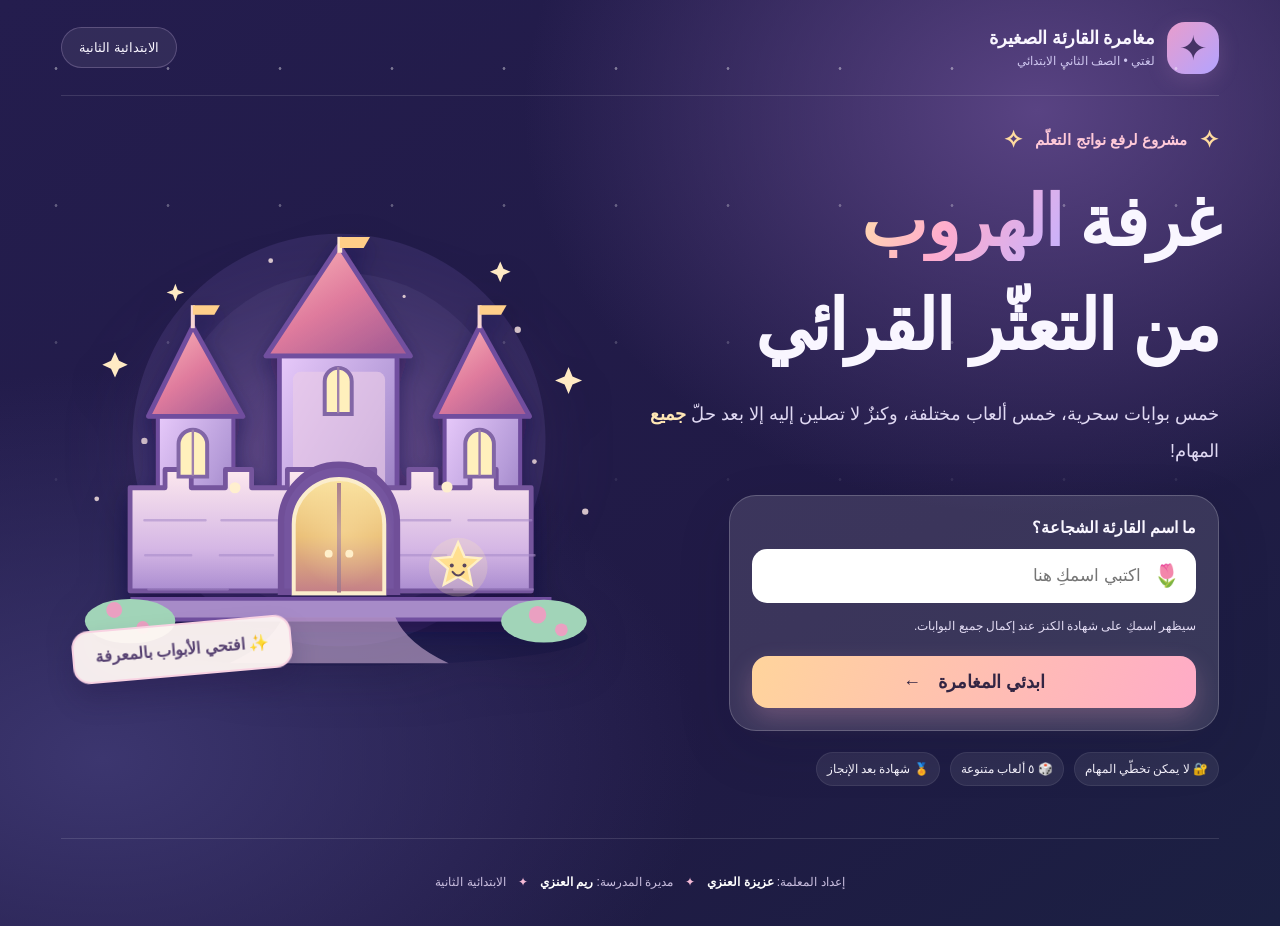
<file: index.html>
<!doctype html>
<html lang="ar" dir="rtl">
<head>
  <meta charset="utf-8">
  <meta name="viewport" content="width=device-width, initial-scale=1, viewport-fit=cover">
  <meta name="theme-color" content="#241d4e">
  <meta name="description" content="مغامرة تعليمية تفاعلية لمعالجة المهارات الأساسية في لغتي للصف الثاني الابتدائي.">
  <title>غرفة الهروب القرائي | الابتدائية الثانية</title>
  <link rel="icon" type="image/svg+xml" href="assets/icon.svg">
  <link rel="manifest" href="manifest.webmanifest">
  <link rel="stylesheet" href="css/style.css">
  <script src="js/content.js" defer></script>
  <script src="js/app.js" defer></script>
</head>
<body>
  <div class="ambient-stars" aria-hidden="true"></div>
  <div class="app-shell">
    <header class="site-head">
      <div class="site-brand"><span class="brand-icon" aria-hidden="true">✦</span><span><strong>مغامرة القارئة الصغيرة</strong><small>لغتي • الصف الثاني الابتدائي</small></span></div>
      <div class="head-right"><span class="school-chip">الابتدائية الثانية</span><button id="homeLink" type="button" class="nav-btn hidden" title="العودة إلى خريطة الأبواب">⌂ <span>الخريطة</span></button></div>
    </header>
    <main id="appMain">
      <section id="viewWelcome" class="view" aria-labelledby="welcomeTitle">
        <div class="hero-copy">
          <div class="eyebrow"><span class="twinkle">✧</span> مشروع لرفع نواتج التعلّم <span class="twinkle">✧</span></div>
          <h1 id="welcomeTitle">غرفة <span class="text-glow">الهروب</span><br>من التعثّر القرائي</h1>
          <p class="subtitle">خمس بوابات سحرية، خمس ألعاب مختلفة، وكنزٌ لا تصلين إليه إلا بعد حلّ <strong>جميع</strong> المهام!</p>
          <form id="startForm" class="start-card" autocomplete="off">
            <label for="studentName">ما اسم القارئة الشجاعة؟</label>
            <div class="name-entry"><span aria-hidden="true">🌷</span><input id="studentName" name="studentName" type="text" maxlength="45" minlength="2" placeholder="اكتبي اسمكِ هنا" required aria-describedby="nameHelp"></div>
            <small id="nameHelp">سيظهر اسمكِ على شهادة الكنز عند إكمال جميع البوابات.</small>
            <button class="primary-btn large-btn" type="submit">ابدئي المغامرة <span aria-hidden="true">←</span></button>
          </form>
          <div class="hero-features"><span>🔐 لا يمكن تخطّي المهام</span><span>🎲 ٥ ألعاب متنوعة</span><span>🏅 شهادة بعد الإنجاز</span></div>
        </div>
        <div class="hero-art"><div class="art-glow"></div><img src="assets/castle.svg" alt="قلعة كرتونية بنفسجية مضيئة بخمسة أبراج وبوابة سحرية" width="700" height="580"><div class="hero-tag">✨ افتحي الأبواب بالمعرفة</div></div>
      </section>
      <section id="viewWorld" class="view hidden" aria-labelledby="worldTitle">
        <div class="section-head"><div><div class="eyebrow">خريطة المغامرة</div><h2 id="worldTitle">بوابات <span>القلعة الخمس</span></h2><p id="worldHello">يا بطلتنا، افتحي الأبواب بالترتيب!</p></div><div class="progress-stat"><strong id="doorsDone">٠ / ٥</strong><span>بوابات مفتوحة</span></div></div>
        <div class="progress-track"><div id="overallProgress" class="progress-fill"></div></div>
        <div class="map-layout"><div class="doors-grid" id="doorsGrid"></div><aside class="guide-card"><div class="guide-mascot" aria-hidden="true">🌟</div><h3>أنا نجمة، دليلتكِ!</h3><p>كل بوابة فيها <strong>٥ مهام</strong>، ولن تحصلي على المفتاح حتى تجيبي عن كل مهمة إجابة صحيحة.</p><div class="guide-note">💡 إذا أخطأتِ، حاولي مرة أخرى. لا يوجد زر لتخطّي السؤال.</div><div class="guide-note" style="margin-top:14px">📚 بعد إكمال جميع الألعاب ستحصلين على شهادة وملف شواهد باسمكِ يحتوي على ما أنجزتِه في كل بوابة.</div></aside></div>
      </section>
      <section id="viewGame" class="view hidden" aria-labelledby="gameTitle">
        <div class="game-top"><div class="game-topline"><span id="gameBadge" class="game-badge">البوابة الأولى</span><span id="gameCounter" class="question-counter">المهمة ١ من ٥</span></div><h2 id="gameTitle">عنوان اللعبة</h2><p id="gameIntro" class="game-intro"></p><div class="task-dots" id="taskDots" aria-label="تقدم المهام"></div></div>
        <div class="puzzle-card" id="puzzleCard"><div id="puzzleArea"></div><div id="feedback" class="feedback hidden" role="status" aria-live="polite"></div><div class="puzzle-actions"><button type="button" id="nextTask" class="primary-btn hidden">المهمة التالية ←</button><button type="button" id="retryButton" class="subtle-btn hidden">↻ أعيدي المحاولة</button></div></div>
        <div class="game-foot"><span>🔒 يجب حلّ المهمة الحالية قبل الانتقال</span><span id="stageLabel"></span></div>
      </section>
      <section id="viewVictory" class="view hidden" aria-labelledby="victoryTitle">
        <div class="victory-stage"><div class="confetti" aria-hidden="true"><span>✦</span><span>✧</span><span>✦</span><span>✧</span><span>✦</span></div><div class="victory-medal" aria-hidden="true">🏆</div><div class="eyebrow">فتحتِ جميع أبواب القلعة</div><h1 id="victoryTitle">أنتِ بطلة <span>القراءة!</span></h1><p id="victoryName"></p><p>أنجزتِ المهام الخمس والعشرين، واستحققتِ شهادة الكنز القرائي.</p><div class="victory-checks" id="victoryChecks"></div><div class="victory-actions"><button type="button" class="primary-btn" id="downloadCertificate">⬇ حفظ الشهادة كصورة</button><button type="button" class="secondary-btn" id="viewCertificate">🖼️ عرض صورة الشهادة</button><button type="button" class="secondary-btn" id="printCertificate">🖨️ طباعة الشهادة</button><a class="secondary-btn evidence-link" href="evidence.html">📚 صفحات شواهدي الخمس</a></div><p class="save-help">احفظي الشهادة وصفحات شواهد إنجازكِ ثم اعرضيها على معلمتكِ عزيزة العنزي.</p><button type="button" class="subtle-btn" id="restartGame">بدء مغامرة لطالبة أخرى ↻</button></div>
      </section>
    </main>
    <footer class="site-footer"><span>إعداد المعلمة: <strong>عزيزة العنزي</strong></span><span class="dot-separator">✦</span><span>مديرة المدرسة: <strong>ريم العنزي</strong></span><span class="dot-separator">✦</span><span>الابتدائية الثانية</span></footer>
  </div>
  <div id="printOnly" class="print-only" aria-hidden="true"></div>
  <dialog id="certificateDialog"><div class="dialog-bar"><h2>شهادة الإنجاز 🎉</h2><button type="button" id="closeDialog" class="subtle-btn">إغلاق ✕</button></div><img id="certificatePreview" alt="شهادة اجتياز غرفة الهروب القرائي"><p>للحفظ على الجوال: اضغطي مطولًا على الصورة، ثم اختاري «حفظ الصورة» إذا لم يبدأ التنزيل.</p></dialog>
  <script>if ('serviceWorker' in navigator && location.protocol !== 'file:') { window.addEventListener('load', () => navigator.serviceWorker.register('sw.js').catch(() => {})); }</script>
</body>
</html>
</file>
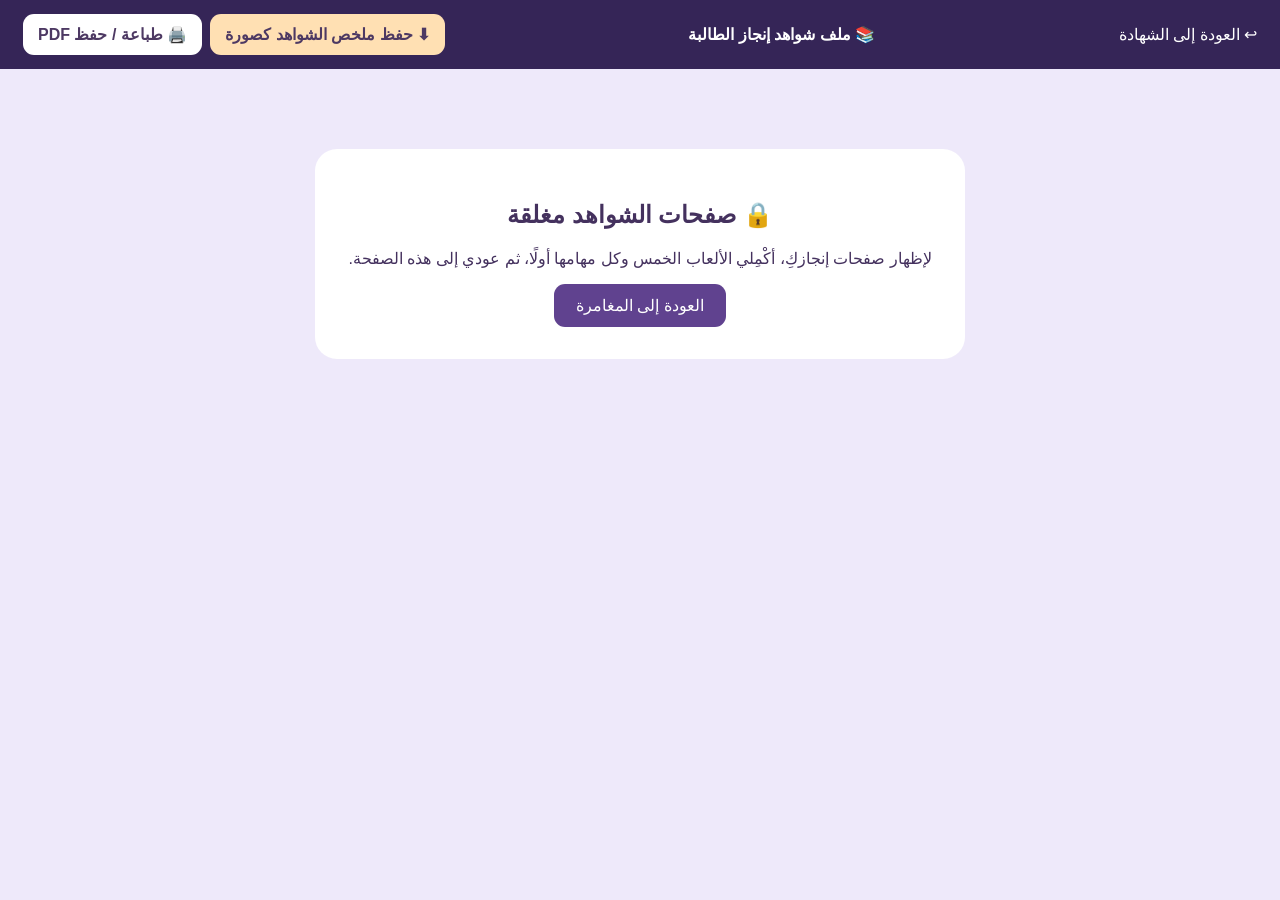
<file: evidence.html>
<!doctype html>
<html lang="ar" dir="rtl">
<head>
<meta charset="utf-8"><meta name="viewport" content="width=device-width, initial-scale=1">
<meta name="theme-color" content="#4d3777">
<title>ملف شواهد إنجاز الطالبة | غرفة الهروب القرائي</title>
<link rel="stylesheet" href="css/evidence.css">
<script src="js/content.js" defer></script><script src="js/evidence.js" defer></script>
</head>
<body>
<header class="toolbar"><a href="index.html">↩ العودة إلى الشهادة</a><strong>📚 ملف شواهد إنجاز الطالبة</strong><div class="tools"><button id="saveImage" type="button">⬇ حفظ ملخص الشواهد كصورة</button><button id="printEvidence" type="button">🖨️ طباعة / حفظ PDF</button></div></header>
<main>
<section class="explain" id="intro"><h1>📚 شواهد إنجازي القرائي</h1><p>هذه الصفحات تُنشأ آليًا من المهام التي أنجزتِها داخل الألعاب. <strong>ليست اختبارًا ورقيًا جديدًا</strong>، ولا يلزمكِ حل أي أسئلة مرة أخرى.</p><p class="notice">خصوصيتكِ مهمة: بياناتكِ لا تُرسل إلى المعلمة تلقائيًا ولا إلى قاعدة بيانات. احفظي صفحاتكِ قبل إغلاق اللعبة ثم اعرضيها على معلمتكِ.</p></section>
<div id="pages"></div>
<section class="blocked" id="blocked" hidden><h2>🔒 صفحات الشواهد مغلقة</h2><p>لإظهار صفحات إنجازكِ، أكْمِلي الألعاب الخمس وكل مهامها أولًا، ثم عودي إلى هذه الصفحة.</p><a href="index.html">العودة إلى المغامرة</a></section>
</main>
</body>
</html>
</file>
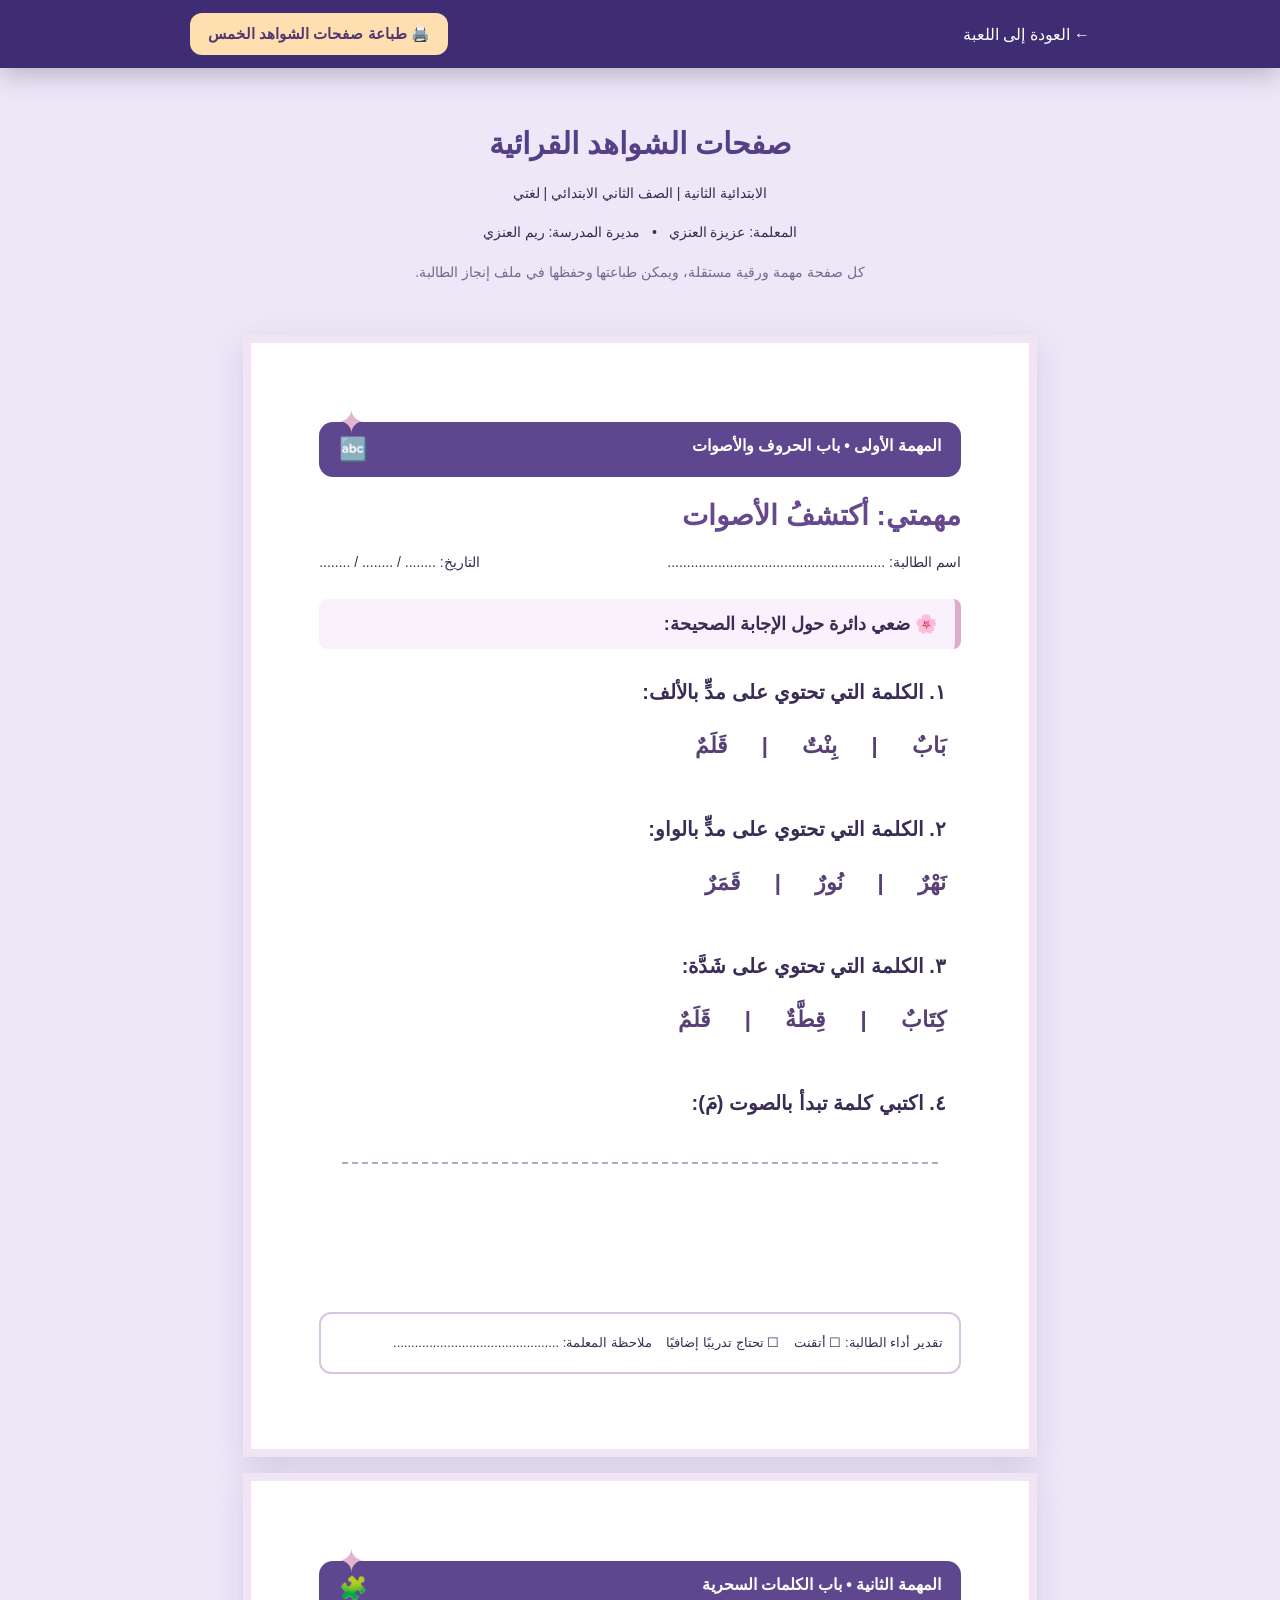
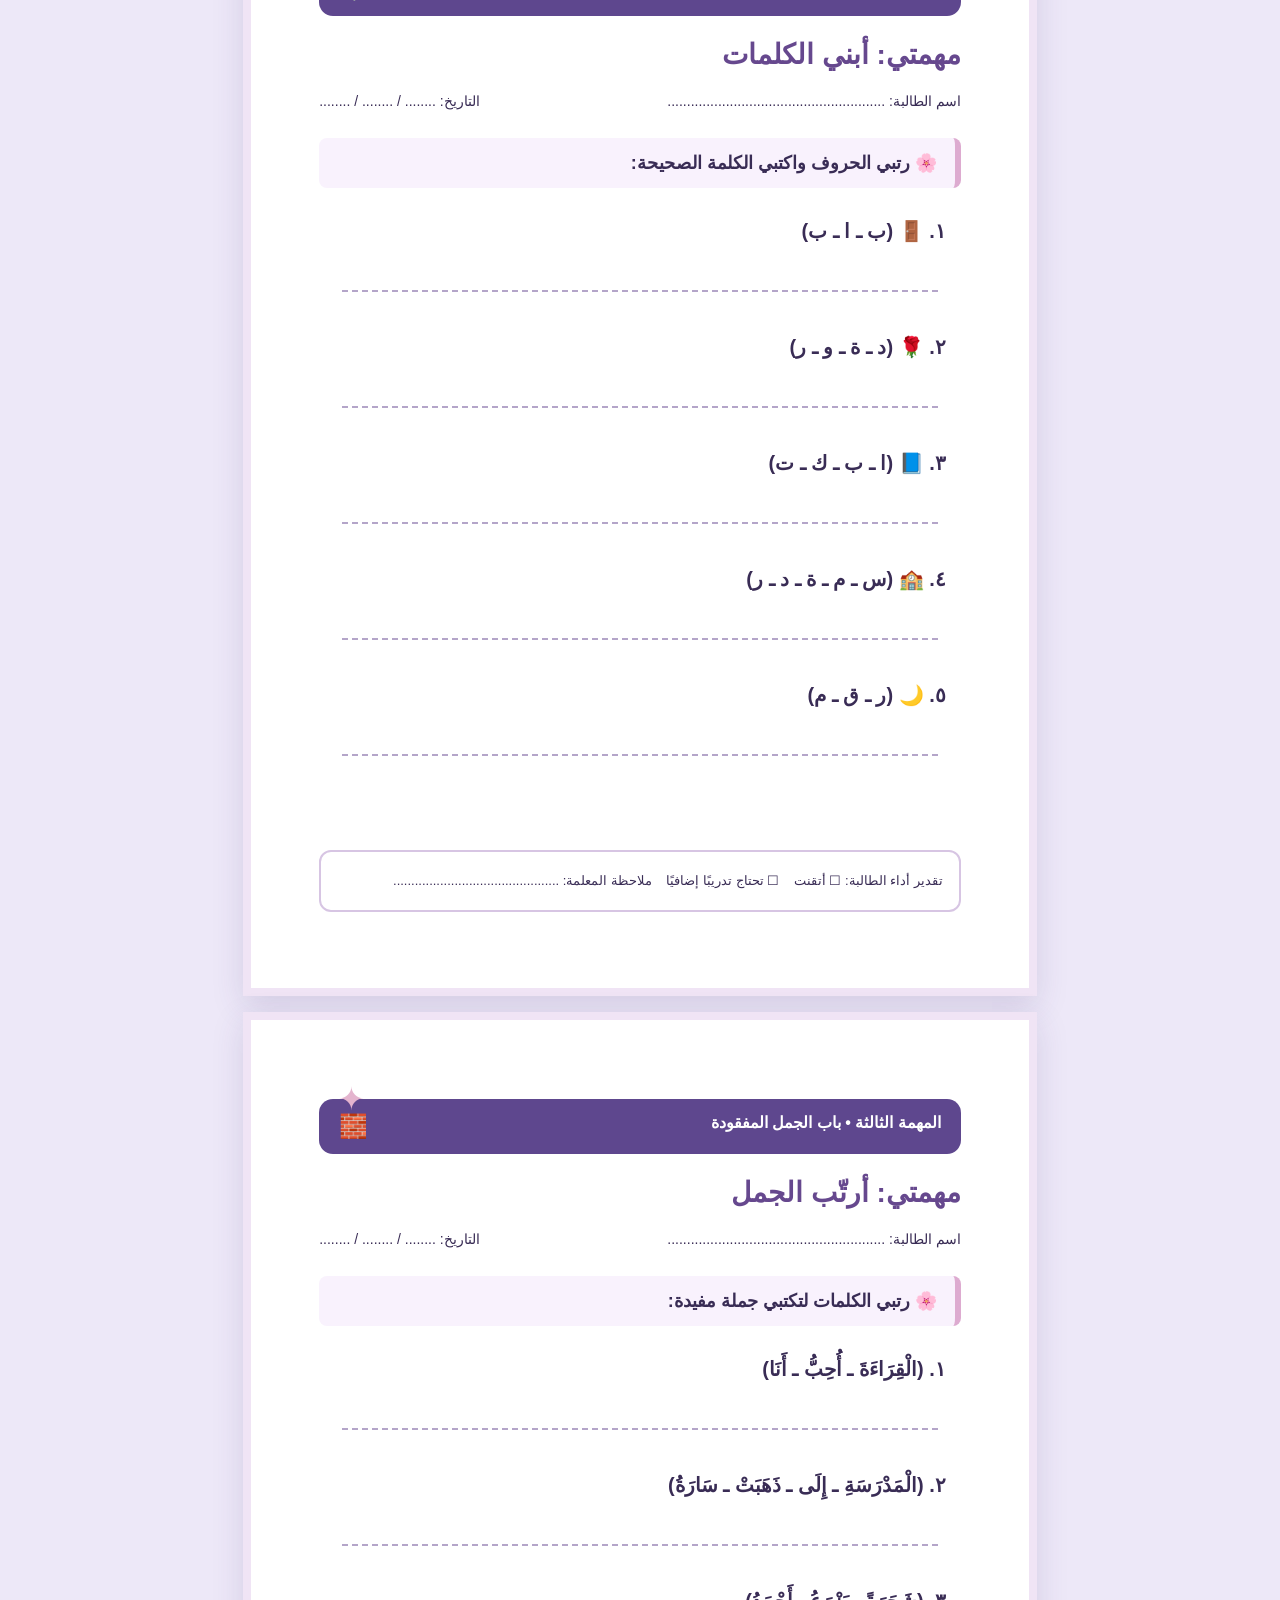
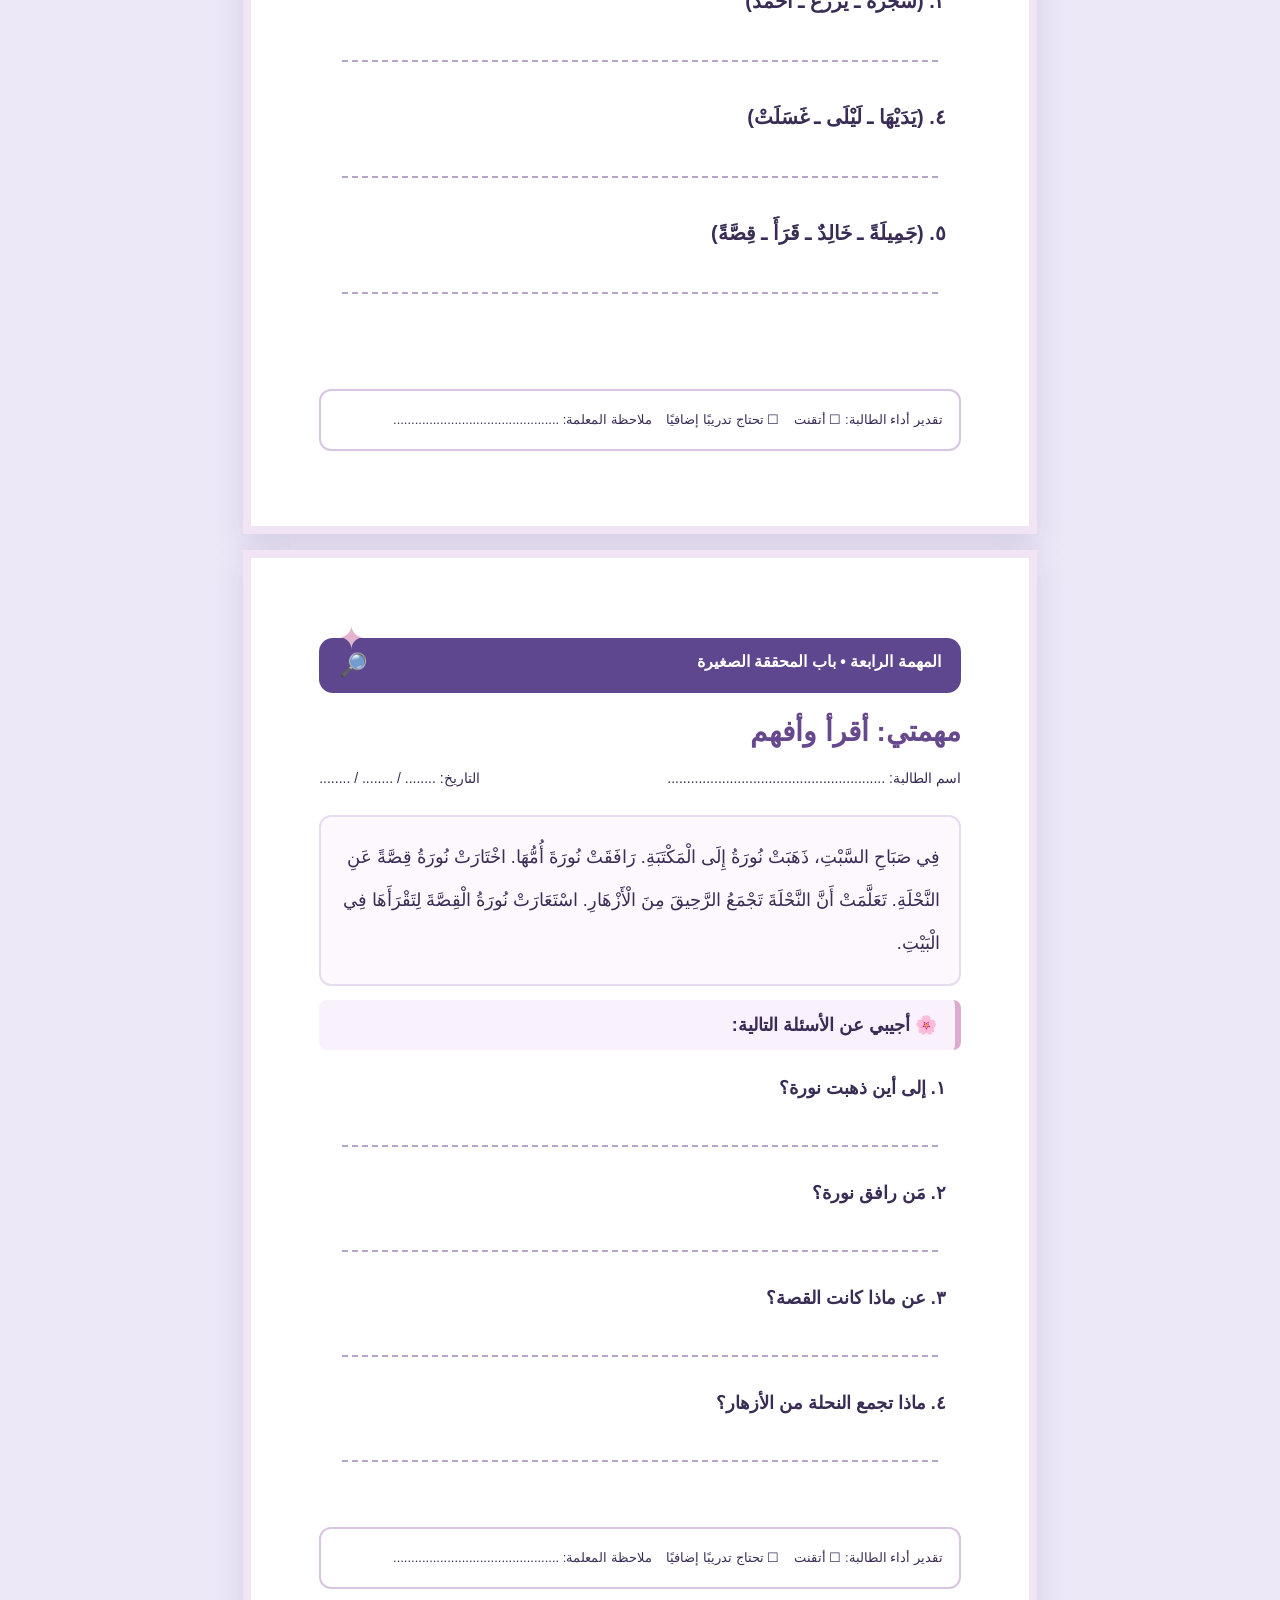
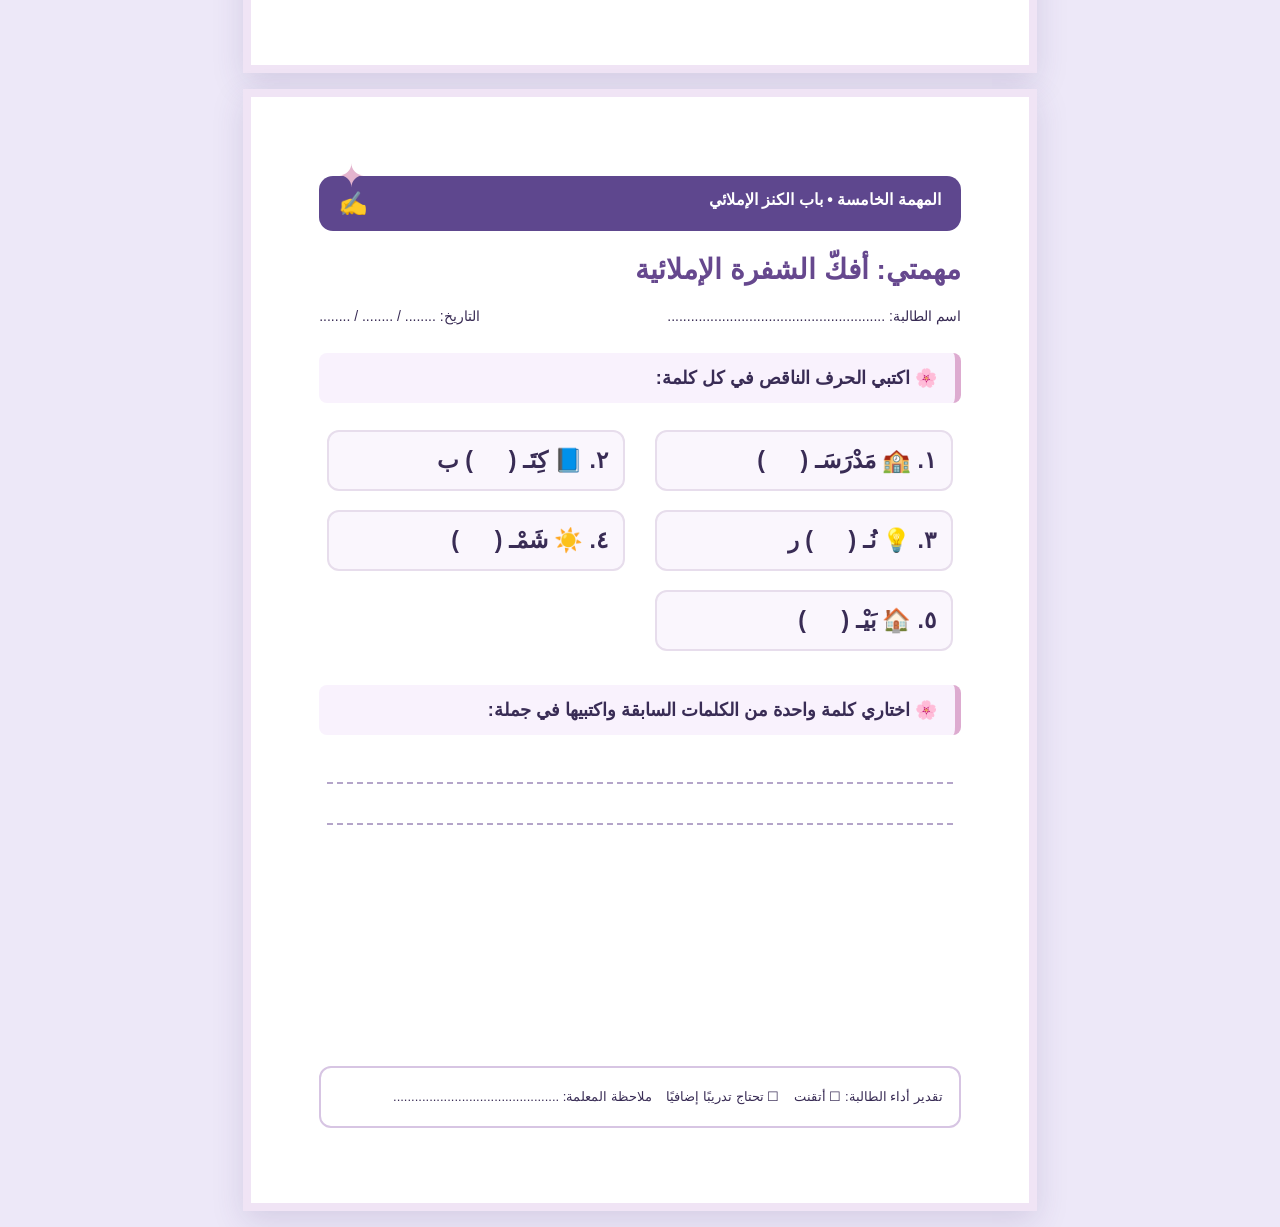
<file: worksheets.html>
<!doctype html>
<html lang="ar" dir="rtl">
<head>
<meta charset="utf-8"><meta name="viewport" content="width=device-width,initial-scale=1">
<title>صفحات شواهد الطالبة | غرفة الهروب القرائي</title>
<link rel="stylesheet" href="css/worksheets.css">
</head>
<body>
<div class="screen-nav"><a href="index.html">← العودة إلى اللعبة</a><button onclick="window.print()">🖨️ طباعة صفحات الشواهد الخمس</button></div>
<header class="intro"><h1>صفحات الشواهد القرائية</h1><p>الابتدائية الثانية | الصف الثاني الابتدائي | لغتي</p><p>المعلمة: عزيزة العنزي &nbsp; • &nbsp; مديرة المدرسة: ريم العنزي</p><p class="note">كل صفحة مهمة ورقية مستقلة، ويمكن طباعتها وحفظها في ملف إنجاز الطالبة.</p></header>
<section class="sheet">
 <div class="section-label">المهمة الأولى • باب الحروف والأصوات <span>🔤</span></div>
 <h2>مهمتي: أكتشفُ الأصوات</h2>
 <div class="info"><span>اسم الطالبة: ........................................................</span><span>التاريخ: ........ / ........ / ........</span></div>
 <div class="instruction">🌸 ضعي دائرة حول الإجابة الصحيحة:</div>
 <div class="task"><strong>١. الكلمة التي تحتوي على مدٍّ بالألف:</strong><p>بَابٌ &emsp; | &emsp; بِنْتٌ &emsp; | &emsp; قَلَمٌ</p></div>
 <div class="task"><strong>٢. الكلمة التي تحتوي على مدٍّ بالواو:</strong><p>نَهْرٌ &emsp; | &emsp; نُورٌ &emsp; | &emsp; قَمَرٌ</p></div>
 <div class="task"><strong>٣. الكلمة التي تحتوي على شَدَّة:</strong><p>كِتَابٌ &emsp; | &emsp; قِطَّةٌ &emsp; | &emsp; قَلَمٌ</p></div>
 <div class="task"><strong>٤. اكتبي كلمة تبدأ بالصوت (مَ):</strong><div class="answer-line"></div></div>
 <div class="teacher-note">تقدير أداء الطالبة: ☐ أتقنت &nbsp;&nbsp; ☐ تحتاج تدريبًا إضافيًا &nbsp;&nbsp; ملاحظة المعلمة: ..............................................</div>
</section>
<section class="sheet">
 <div class="section-label">المهمة الثانية • باب الكلمات السحرية <span>🧩</span></div>
 <h2>مهمتي: أبني الكلمات</h2>
 <div class="info"><span>اسم الطالبة: ........................................................</span><span>التاريخ: ........ / ........ / ........</span></div>
 <div class="instruction">🌸 رتبي الحروف واكتبي الكلمة الصحيحة:</div>
 <div class="task"><strong>١. 🚪 (ب ـ ا ـ ب)</strong><div class="answer-line"></div></div>
 <div class="task"><strong>٢. 🌹 (د ـ ة ـ و ـ ر)</strong><div class="answer-line"></div></div>
 <div class="task"><strong>٣. 📘 (ا ـ ب ـ ك ـ ت)</strong><div class="answer-line"></div></div>
 <div class="task"><strong>٤. 🏫 (س ـ م ـ ة ـ د ـ ر)</strong><div class="answer-line"></div></div>
 <div class="task"><strong>٥. 🌙 (ر ـ ق ـ م)</strong><div class="answer-line"></div></div>
 <div class="teacher-note">تقدير أداء الطالبة: ☐ أتقنت &nbsp;&nbsp; ☐ تحتاج تدريبًا إضافيًا &nbsp;&nbsp; ملاحظة المعلمة: ..............................................</div>
</section>
<section class="sheet">
 <div class="section-label">المهمة الثالثة • باب الجمل المفقودة <span>🧱</span></div>
 <h2>مهمتي: أرتّب الجمل</h2>
 <div class="info"><span>اسم الطالبة: ........................................................</span><span>التاريخ: ........ / ........ / ........</span></div>
 <div class="instruction">🌸 رتبي الكلمات لتكتبي جملة مفيدة:</div>
 <div class="task"><strong>١. (الْقِرَاءَةَ ـ أُحِبُّ ـ أَنَا)</strong><div class="answer-line"></div></div>
 <div class="task"><strong>٢. (الْمَدْرَسَةِ ـ إِلَى ـ ذَهَبَتْ ـ سَارَةُ)</strong><div class="answer-line"></div></div>
 <div class="task"><strong>٣. (شَجَرَةً ـ يَزْرَعُ ـ أَحْمَدُ)</strong><div class="answer-line"></div></div>
 <div class="task"><strong>٤. (يَدَيْهَا ـ لَيْلَى ـ غَسَلَتْ)</strong><div class="answer-line"></div></div>
 <div class="task"><strong>٥. (جَمِيلَةً ـ خَالِدٌ ـ قَرَأَ ـ قِصَّةً)</strong><div class="answer-line"></div></div>
 <div class="teacher-note">تقدير أداء الطالبة: ☐ أتقنت &nbsp;&nbsp; ☐ تحتاج تدريبًا إضافيًا &nbsp;&nbsp; ملاحظة المعلمة: ..............................................</div>
</section>
<section class="sheet">
 <div class="section-label">المهمة الرابعة • باب المحققة الصغيرة <span>🔎</span></div>
 <h2>مهمتي: أقرأ وأفهم</h2>
 <div class="info"><span>اسم الطالبة: ........................................................</span><span>التاريخ: ........ / ........ / ........</span></div>
 <div class="story">فِي صَبَاحِ السَّبْتِ، ذَهَبَتْ نُورَةُ إِلَى الْمَكْتَبَةِ. رَافَقَتْ نُورَةَ أُمُّهَا. اخْتَارَتْ نُورَةُ قِصَّةً عَنِ النَّحْلَةِ. تَعَلَّمَتْ أَنَّ النَّحْلَةَ تَجْمَعُ الرَّحِيقَ مِنَ الْأَزْهَارِ. اسْتَعَارَتْ نُورَةُ الْقِصَّةَ لِتَقْرَأَهَا فِي الْبَيْتِ.</div>
 <div class="instruction">🌸 أجيبي عن الأسئلة التالية:</div>
 <div class="task compact"><strong>١. إلى أين ذهبت نورة؟</strong><div class="answer-line"></div></div>
 <div class="task compact"><strong>٢. مَن رافق نورة؟</strong><div class="answer-line"></div></div>
 <div class="task compact"><strong>٣. عن ماذا كانت القصة؟</strong><div class="answer-line"></div></div>
 <div class="task compact"><strong>٤. ماذا تجمع النحلة من الأزهار؟</strong><div class="answer-line"></div></div>
 <div class="teacher-note">تقدير أداء الطالبة: ☐ أتقنت &nbsp;&nbsp; ☐ تحتاج تدريبًا إضافيًا &nbsp;&nbsp; ملاحظة المعلمة: ..............................................</div>
</section>
<section class="sheet">
 <div class="section-label">المهمة الخامسة • باب الكنز الإملائي <span>✍️</span></div>
 <h2>مهمتي: أفكّ الشفرة الإملائية</h2>
 <div class="info"><span>اسم الطالبة: ........................................................</span><span>التاريخ: ........ / ........ / ........</span></div>
 <div class="instruction">🌸 اكتبي الحرف الناقص في كل كلمة:</div>
 <div class="spelling-list"><div>١. 🏫 مَدْرَسَـ ( &emsp; )</div><div>٢. 📘 كِتَـ ( &emsp; ) ب</div><div>٣. 💡 نُـ ( &emsp; ) ر</div><div>٤. ☀️ شَمْـ ( &emsp; )</div><div>٥. 🏠 بَيْـ ( &emsp; )</div></div>
 <div class="instruction">🌸 اختاري كلمة واحدة من الكلمات السابقة واكتبيها في جملة:</div>
 <div class="answer-line"></div><div class="answer-line"></div>
 <div class="teacher-note">تقدير أداء الطالبة: ☐ أتقنت &nbsp;&nbsp; ☐ تحتاج تدريبًا إضافيًا &nbsp;&nbsp; ملاحظة المعلمة: ..............................................</div>
</section>
</body>
</html>
</file>
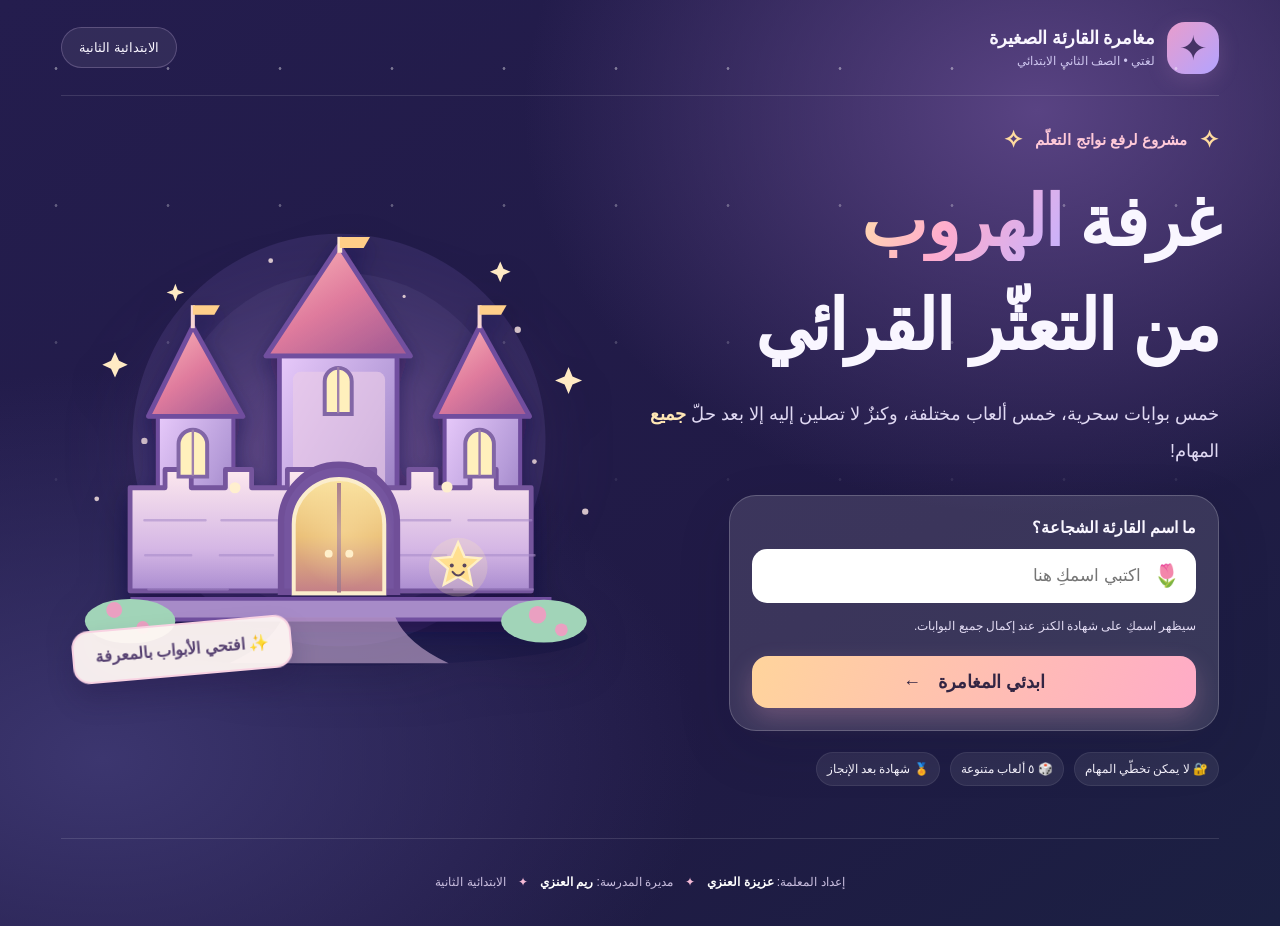
<file: نسخة_واحدة_للتجربة.html>
<!doctype html>
<html lang="ar" dir="rtl">
<head>
  <meta charset="utf-8">
  <meta name="viewport" content="width=device-width, initial-scale=1, viewport-fit=cover">
  <meta name="theme-color" content="#241d4e">
  <meta name="description" content="مغامرة تعليمية تفاعلية لمعالجة المهارات الأساسية في لغتي للصف الثاني الابتدائي.">
  <title>غرفة الهروب القرائي | الابتدائية الثانية</title>
  <link rel="icon" type="image/svg+xml" href="[data-uri]">
  
  <style>
:root{--night:#211a46;--night2:#302355;--purple:#7654ce;--lavender:#b4a0f2;--pink:#f6bcd0;--peach:#ffc59f;--mint:#aff1da;--cream:#fff9ef;--ink:#382d56;--muted:#786f89;--white:#fff;--border:#eee9f8;--shadow:0 20px 65px rgba(19,14,53,.22)}
*{box-sizing:border-box}html{scroll-behavior:smooth}body{margin:0;min-height:100vh;font-family:Tahoma,"Segoe UI",Arial,sans-serif;color:#f9f6ff;background:radial-gradient(ellipse at 81% 12%,#594383 0,transparent 35%),radial-gradient(ellipse at 8% 82%,#3c366f 0,transparent 36%),linear-gradient(145deg,#241d4e,#201a45 65%,#1b2042);overflow-x:hidden}body::before{content:"";position:fixed;inset:0;pointer-events:none;opacity:.45;background-image:radial-gradient(circle,#fff 1px,transparent 1.8px);background-size:112px 137px;mask-image:linear-gradient(to bottom,black,transparent 65%)}button,input{font:inherit}button{cursor:pointer}button:disabled{cursor:not-allowed}a{color:inherit}.hidden{display:none!important}.app-shell{max-width:1210px;margin:auto;padding:0 26px}.site-head{min-height:96px;display:flex;justify-content:space-between;align-items:center;gap:18px;border-bottom:1px solid rgba(255,255,255,.12)}.site-brand{display:flex;align-items:center;gap:12px}.brand-icon{display:grid;place-items:center;background:linear-gradient(135deg,#e99dcc,#b3a3ff);color:#463365;border-radius:18px;width:52px;height:52px;font-size:34px;box-shadow:0 6px 22px rgba(239,172,228,.15)}.site-brand strong{display:block;font-size:18px;letter-spacing:-.2px}.site-brand small{display:block;color:#cec6ef;margin-top:5px;font-size:12px}.head-right{display:flex;align-items:center;gap:14px}.school-chip{display:block;border:1px solid rgba(236,211,255,.22);background:rgba(255,255,255,.07);padding:12px 17px;border-radius:999px;font-size:13px}.nav-btn{border:1px solid rgba(255,255,255,.19);background:rgba(255,255,255,.08);border-radius:14px;color:#fff;padding:11px 15px}.nav-btn:hover{background:rgba(255,255,255,.16)}.view{min-height:calc(100vh - 190px);padding-top:55px;padding-bottom:52px;animation:showIn .4s ease both}@keyframes showIn{from{opacity:0;transform:translateY(10px)}to{opacity:1;transform:translateY(0)}}
#viewWelcome{display:grid;grid-template-columns:1.03fr 1fr;align-items:center;gap:30px;min-height:655px;padding-top:30px}.hero-copy{position:relative;z-index:2}.eyebrow{display:inline-flex;gap:12px;align-items:center;color:#ffc9d8;font-size:15px;font-weight:700;margin-bottom:17px}.twinkle{font-size:24px;color:#ffdb9f}h1,h2,h3,p{margin-top:0}.hero-copy h1{font-size:clamp(39px,5.5vw,70px);line-height:1.48;letter-spacing:-1.8px;margin:0 0 18px;font-weight:900}.text-glow,.section-head h2 span,.victory-stage h1 span{background:linear-gradient(120deg,#ffe2a8,#ffaccd 45%,#c5b2ff);background-clip:text;color:transparent}.subtitle{color:#e0d9f3;max-width:590px;font-size:18px;line-height:2.05}.subtitle strong{color:#ffe7b5}.start-card{margin-top:25px;max-width:490px;background:rgba(255,255,255,.12);backdrop-filter:blur(10px);border:1px solid rgba(255,255,255,.2);border-radius:27px;padding:22px;box-shadow:0 18px 55px rgba(16,13,44,.12)}.start-card label{display:block;font-weight:bold;margin-bottom:12px}.name-entry{display:flex;align-items:center;gap:10px;background:#fff;border-radius:15px;padding:0 14px;border:2px solid transparent}.name-entry:focus-within{border-color:#ffcaad}.name-entry span{font-size:22px}.name-entry input{min-width:0;flex:1;outline:0;border:0;padding:15px 2px;color:#382d56;background:transparent;font-size:17px}.start-card small{display:block;margin:12px 0 18px;font-size:12px;color:#e6dff6;line-height:1.9}.primary-btn,.secondary-btn,.subtle-btn{border:0;border-radius:16px;padding:15px 25px;font-weight:800;transition:transform .17s ease,filter .17s ease,box-shadow .17s ease}.primary-btn{color:#332543;background:linear-gradient(110deg,#ffd49c,#ffabc7);box-shadow:0 10px 25px rgba(255,172,200,.24)}.primary-btn:hover:not(:disabled){transform:translateY(-2px);filter:brightness(1.06)}.primary-btn:focus-visible,.secondary-btn:focus-visible,.subtle-btn:focus-visible,.door-card:focus-visible,.answer-card:focus-visible,.word-tile:focus-visible,.clue-line:focus-visible{outline:4px solid #ffdf9f;outline-offset:3px}.large-btn{width:100%;font-size:18px}.large-btn span{padding-right:12px}.secondary-btn{background:#fff;color:#48366f;border:1px solid #dcd0f5}.secondary-btn:hover{background:#f7f2ff}.subtle-btn{background:transparent;color:inherit;border:1px solid rgba(255,255,255,.27)}.subtle-btn:hover{background:rgba(255,255,255,.09)}.hero-features{display:flex;flex-wrap:wrap;gap:10px;margin-top:21px}.hero-features span{font-size:12px;background:rgba(255,255,255,.08);padding:9px 10px;border-radius:999px;border:1px solid rgba(255,255,255,.08)}.hero-art{position:relative;display:flex;align-items:center;justify-content:center;min-height:550px}.hero-art img{width:100%;max-width:650px;position:relative;z-index:1;animation:castleFloat 6s ease-in-out infinite;filter:drop-shadow(0 20px 22px rgba(13,11,40,.22))}.art-glow{position:absolute;left:10%;right:10%;top:22%;height:53%;background:radial-gradient(ellipse,#bc7ed2 0,transparent 69%);filter:blur(48px);opacity:.5}.hero-tag{position:absolute;z-index:3;left:2%;bottom:12%;background:rgba(255,247,244,.95);color:#564171;padding:15px 21px;border:2px solid #f8d2e2;border-radius:17px;transform:rotate(-5deg);font-weight:800;box-shadow:0 16px 27px rgba(30,16,65,.22)}@keyframes castleFloat{50%{transform:translateY(-8px)}}
/* map */
.section-head{display:flex;justify-content:space-between;align-items:center;gap:20px;margin:0 0 24px}.section-head h2{font-size:clamp(30px,4vw,47px);line-height:1.5;margin:0}.section-head p{color:#e1d9ee;margin-top:8px;font-size:17px}.progress-stat{background:rgba(255,255,255,.09);border:1px solid rgba(255,255,255,.18);padding:14px 25px;border-radius:22px;text-align:center;min-width:145px}.progress-stat strong{font-size:29px;display:block;color:#ffe4b5}.progress-stat span{display:block;color:#e9dbf9;font-size:12px;margin-top:4px}.progress-track{width:100%;height:12px;background:rgba(255,255,255,.15);border-radius:99px;overflow:hidden;margin-bottom:31px}.progress-fill{height:100%;background:linear-gradient(90deg,#bca6ff,#ffc8cf,#ffdfaa);width:0;transition:width .5s ease;border-radius:99px}.map-layout{display:grid;grid-template-columns:minmax(0,1fr) 298px;gap:25px;align-items:start}.doors-grid{display:grid;grid-template-columns:repeat(2,minmax(0,1fr));gap:18px}.door-card{position:relative;min-height:206px;text-align:right;border:2px solid rgba(255,255,255,.14);border-radius:24px;color:#fefbff;background:linear-gradient(130deg,rgba(255,255,255,.15),rgba(255,255,255,.07));padding:21px;display:flex;align-items:flex-start;gap:17px;transition:transform .22s ease,border-color .22s ease,background .22s ease;overflow:hidden}.door-card::before{content:"";position:absolute;left:-42px;top:-46px;width:150px;height:150px;border-radius:50%;background:var(--door-color);opacity:.13}.door-card.current{border-color:var(--door-color);background:linear-gradient(130deg,rgba(255,255,255,.2),rgba(255,255,255,.1));box-shadow:0 10px 32px rgba(8,7,26,.18)}.door-card.current:hover{transform:translateY(-5px)}.door-card.locked{opacity:.58;filter:saturate(.5)}.door-card.done{background:linear-gradient(130deg,rgba(172,250,216,.21),rgba(255,255,255,.08));border-color:#a9f2d3}.door-icon{width:78px;min-width:78px;height:110px;border-radius:42px 42px 9px 9px;background:linear-gradient(160deg,var(--door-color),#6b5baf);border:5px solid rgba(255,255,255,.8);display:grid;place-items:center;box-shadow:inset -8px -8px 0 rgba(17,14,59,.16),0 12px 22px rgba(0,0,0,.13);font-size:32px;position:relative}.door-icon::after{content:"";position:absolute;right:11px;bottom:28px;width:7px;height:7px;border-radius:50%;background:#fff0a9}.door-locked-icon{position:absolute;bottom:6px;left:7px;border-radius:50%;background:#34275d;width:33px;height:33px;display:grid;place-items:center;font-size:18px}.door-text{flex:1;position:relative}.door-text small{font-size:13px;display:block;color:#d8d1ed;margin:3px 0 8px}.door-text strong{font-size:17px;line-height:1.7;display:block}.door-text p{font-size:12px;line-height:1.8;color:#e0d9f0;margin:7px 0 12px}.door-status{font-size:12px;border-radius:10px;padding:7px 10px;display:inline-block;background:rgba(255,255,255,.13);color:#fff}.door-card.current .door-status{background:#ffdfb1;color:#4b2f66;font-weight:800}.door-card.done .door-status{background:#b3f4d7;color:#24664b}.guide-card{position:sticky;top:20px;background:#fffaf2;border-radius:28px;padding:26px;color:var(--ink);box-shadow:var(--shadow);text-align:center}.guide-mascot{font-size:67px;filter:drop-shadow(0 6px 9px #e8cf99)}.guide-card h3{margin:8px 0 10px;font-size:21px}.guide-card p{font-size:14px;line-height:2;color:#645b75}.guide-note{background:#f3ecff;color:#594a83;border-radius:15px;padding:12px;font-size:13px;line-height:1.9}.text-link{display:block;border-radius:12px;margin-top:16px;padding:12px;background:#473477;color:#fff;text-decoration:none;font-weight:bold;font-size:13px}.text-link:hover{background:#614c97}
/* game */
#viewGame{max-width:900px;margin:auto;padding-top:45px}.game-top{text-align:center}.game-topline{display:flex;align-items:center;justify-content:center;gap:13px}.game-badge,.question-counter{padding:10px 16px;border-radius:999px;font-size:13px;font-weight:800;background:rgba(255,255,255,.13)}.game-badge{color:#ffe1b0}.game-top h2{font-size:clamp(29px,4vw,43px);margin:18px 0 5px}.game-intro{color:#e9e0f5;font-size:15px;line-height:2}.task-dots{display:flex;justify-content:center;gap:13px;margin:17px auto 26px}.task-dot{width:40px;height:40px;border-radius:50%;background:rgba(255,255,255,.13);border:2px solid rgba(255,255,255,.15);display:grid;place-items:center;font-weight:800;color:#fff}.task-dot.solved{background:#99e9c3;border-color:#c8ffdf;color:#22503e}.task-dot.active{background:#ffdcab;border-color:#fff1d5;color:#5a3f6c;box-shadow:0 0 0 5px rgba(255,218,177,.15)}.puzzle-card{background:#fffdf9;color:#382d56;border-radius:32px;padding:clamp(20px,5vw,42px);box-shadow:var(--shadow);min-height:420px;position:relative;overflow:hidden}.puzzle-card::before{content:"";position:absolute;top:-80px;left:-100px;width:220px;height:220px;border-radius:50%;background:#f4e8ff;pointer-events:none}.puzzle-inner{position:relative;z-index:1}.puzzle-intro{color:#8876aa;font-size:14px;display:block;margin-bottom:11px;font-weight:bold}.puzzle-title{font-size:clamp(22px,3.5vw,30px);line-height:1.8;margin:0 0 22px;color:#3e2c66}.answer-grid{display:grid;grid-template-columns:repeat(3,minmax(0,1fr));gap:13px}.answer-card{background:#f9f5ff;border:2px solid #e5d9f8;border-radius:19px;min-height:145px;display:flex;flex-direction:column;align-items:center;justify-content:center;gap:10px;color:#433267;font-size:21px;font-weight:800;transition:transform .15s,border-color .15s}.answer-card:hover:not(:disabled){transform:translateY(-3px);border-color:#a98bea}.answer-emoji{font-size:52px}.answer-card.wrong,.clue-line.wrong{animation:shake .28s ease;border-color:#e7a0a7;background:#fff0ef}.answer-card.correct,.clue-line.correct{border-color:#6dcc9a;background:#e5fff0}.puzzle-hint{display:block;color:#736885;line-height:2;font-size:15px;margin:-3px 0 20px}.builder-icon{display:grid;place-items:center;width:115px;height:115px;margin:0 auto 10px;border-radius:32px;background:#f1e7ff;font-size:70px}.built-slots{display:flex;direction:rtl;justify-content:center;gap:10px;flex-wrap:wrap;margin:25px 0}.letter-slot{width:65px;height:70px;border:2px dashed #c4b0e3;background:#faf6ff;border-radius:14px;display:grid;place-items:center;font-size:31px;color:#523e79;font-weight:800}.letter-slot.filled{border:2px solid #ac8bd8;background:#eee4ff}.tile-row{display:flex;flex-wrap:wrap;justify-content:center;gap:12px;min-height:73px}.word-tile{background:#e4d6fa;border:2px solid #cdb9ed;color:#50367e;border-radius:15px;padding:13px 22px;font-size:25px;font-weight:800;min-height:65px;min-width:60px}.word-tile:hover:not(:disabled){background:#d1bdec;transform:translateY(-2px)}.word-tile.used{opacity:.25;cursor:not-allowed}.sentence-strip{min-height:92px;padding:18px;border:2px dashed #ddc8ee;background:#faf5ff;border-radius:18px;display:flex;gap:9px;justify-content:center;align-items:center;flex-wrap:wrap;margin-bottom:24px}.sentence-strip .selected-word{display:inline-flex;background:#8366c5;color:#fff;padding:10px 14px;border-radius:12px;font-size:20px}.sentence-strip .placeholder{font-size:15px;color:#9a8daa}.sentence-pool .word-tile{min-width:95px;font-size:22px}.story-heading{font-size:18px;font-weight:800;color:#7050a9;margin:0 0 13px}.clues-grid{display:grid;gap:10px;margin-bottom:24px}.clue-line{background:#faf8ff;border:2px solid #e8dff5;color:#3e3550;text-align:right;padding:13px 19px;border-radius:14px;font-size:17px;line-height:2;transition:border-color .15s}.clue-line:hover:not(:disabled){border-color:#ac91da}.clue-line::before{content:"◈";color:#ad8ae4;margin-left:10px}.spelling-card{text-align:center;background:linear-gradient(120deg,#fff8ec,#f5ecff);border:2px solid #efdbed;border-radius:24px;padding:20px 12px 28px}.spelling-emoji{font-size:67px;display:block}.spelling-word{font-weight:800;font-size:clamp(33px,6vw,51px);margin:18px 0;letter-spacing:1px;direction:rtl}.blank-letter{display:inline-block;min-width:55px;color:#a773c2;border-bottom:5px solid #ad84d9;background:#fffdff;border-radius:8px;padding:4px 8px;vertical-align:baseline}.spelling-answer{display:block;margin:auto;width:155px;text-align:center;font-size:35px;border:3px solid #c5a7e4;border-radius:15px;color:#452d68;outline:0;padding:8px;background:white}.spelling-answer:focus{border-color:#7557bd;box-shadow:0 0 0 5px #dcd0f7}.spell-btn{margin-top:15px}.feedback{margin-top:22px;border-radius:16px;padding:14px 18px;line-height:1.9;font-size:16px;font-weight:800}.feedback.success{color:#176344;background:#e6fbed;border:1px solid #9ee9c0}.feedback.error{color:#993f4a;background:#fff2f2;border:1px solid #efc4c4}.puzzle-actions{display:flex;justify-content:center;gap:13px;margin-top:20px}.puzzle-actions .primary-btn{min-width:210px}.puzzle-card .subtle-btn{color:#695083;border:1px solid #d7c2ef}.puzzle-card .subtle-btn:hover{background:#f0e9fa}.game-foot{display:flex;justify-content:space-between;margin-top:18px;color:#d9cfed;font-size:12px;gap:14px}.game-foot span:last-child{color:#ffdcaa}
/* victory */
#viewVictory{display:flex;align-items:center;justify-content:center}.victory-stage{position:relative;max-width:850px;width:100%;text-align:center;background:linear-gradient(135deg,#fffaf5,#fbf4ff);color:var(--ink);border-radius:35px;padding:46px 28px;box-shadow:var(--shadow);overflow:hidden}.victory-stage .eyebrow{color:#8f65b3}.victory-medal{font-size:92px;filter:drop-shadow(0 10px 15px #eecfa5)}.victory-stage h1{font-size:clamp(32px,5vw,50px);margin:0 0 12px}.victory-stage h1 span{background:linear-gradient(110deg,#9e6bcf,#e792ab);background-clip:text;color:transparent}.victory-stage p{font-size:17px;color:#675d75;line-height:1.9}.victory-stage #victoryName{font-size:22px;font-weight:800;color:#4f377c}.victory-checks{display:flex;justify-content:center;gap:10px;flex-wrap:wrap;margin:25px 0}.victory-checks span{background:#eee4ff;color:#604582;padding:8px 12px;border-radius:12px;font-size:13px;font-weight:700}.victory-actions{display:flex;flex-wrap:wrap;justify-content:center;gap:12px}.save-help{font-size:13px!important;margin:20px 0!important}.victory-stage #restartGame{color:#6b5394;border:1px solid #d7cbe6;margin-top:13px}.confetti span{position:absolute;color:#f1b79d;font-size:28px}.confetti span:nth-child(1){top:9%;right:11%}.confetti span:nth-child(2){top:25%;left:14%}.confetti span:nth-child(3){top:52%;right:6%}.confetti span:nth-child(4){bottom:15%;left:9%}.confetti span:nth-child(5){top:10%;left:36%}
.site-footer{min-height:88px;border-top:1px solid rgba(255,255,255,.12);display:flex;align-items:center;justify-content:center;flex-wrap:wrap;gap:12px;color:#c9bedf;font-size:12px;text-align:center}.site-footer strong{color:#fff}.dot-separator{color:#f4bad6}
#certificateDialog{max-width:min(920px,95vw);max-height:90vh;border:0;border-radius:20px;padding:20px;background:#fff;color:#352657;box-shadow:0 20px 80px #1711359c}#certificateDialog::backdrop{background:#120d30c9}.dialog-bar{display:flex;justify-content:space-between;align-items:center;gap:16px}.dialog-bar h2{font-size:19px;margin:0}.dialog-bar .subtle-btn{color:#554070;border:1px solid #d6c8e6}.dialog-bar .subtle-btn:hover{background:#f6f0ff}#certificatePreview{display:block;width:100%;height:auto;margin:14px auto;border:2px solid #eee0f4;border-radius:8px}#certificateDialog p{font-size:13px;line-height:2;color:#766788}.print-only{display:none}
@keyframes shake{0%,100%{transform:translateX(0)}25%{transform:translateX(6px)}75%{transform:translateX(-6px)}}
@media(max-width:1000px){#viewWelcome{grid-template-columns:1fr 0.87fr}.hero-copy h1{font-size:47px}.map-layout{grid-template-columns:1fr}.guide-card{position:static;display:grid;grid-template-columns:100px 1fr;align-items:center;text-align:right;column-gap:15px}.guide-mascot{grid-row:1/4}.guide-card h3{margin:0}.guide-note,.guide-card .text-link{grid-column:1/-1}.doors-grid{grid-template-columns:repeat(2,minmax(0,1fr))}}
@media(max-width:740px){.app-shell{padding:0 15px}.site-head{min-height:75px}.site-brand strong{font-size:14px}.site-brand small{font-size:10px}.brand-icon{width:43px;height:43px;border-radius:13px}.school-chip{display:none}.nav-btn{padding:8px 10px}.view{padding-top:26px;padding-bottom:35px;min-height:70vh}#viewWelcome{display:flex;flex-direction:column-reverse;gap:0;padding-top:0;align-items:stretch}.hero-art{min-height:270px;max-height:300px;overflow:visible}.hero-art img{max-width:380px;height:320px;object-fit:contain}.hero-tag{bottom:2%;left:2%;font-size:11px;padding:9px 12px}.hero-copy{text-align:center}.hero-copy h1{font-size:39px;line-height:1.42}.eyebrow{font-size:12px}.subtitle{font-size:15px;line-height:2}.start-card{text-align:right;margin:14px auto 0;padding:17px}.hero-features{justify-content:center}.section-head h2{font-size:30px}.section-head p{font-size:13px}.progress-stat{min-width:100px;padding:10px}.progress-stat strong{font-size:22px}.doors-grid{grid-template-columns:1fr}.door-card{min-height:154px;padding:16px}.door-icon{height:100px;width:69px;min-width:69px}.door-text strong{font-size:16px}.map-layout{gap:17px}.guide-card{padding:16px}.game-top h2{font-size:30px}.game-intro{font-size:13px}.puzzle-card{padding:19px;border-radius:24px;min-height:330px}.answer-grid{grid-template-columns:1fr;gap:11px}.answer-card{min-height:74px;flex-direction:row;gap:20px;font-size:19px}.answer-emoji{font-size:37px}.puzzle-title{font-size:22px}.letter-slot{width:46px;height:53px;font-size:24px}.word-tile{min-width:48px;min-height:52px;padding:9px 12px;font-size:23px}.sentence-pool .word-tile{min-width:75px;font-size:19px}.sentence-strip .selected-word{font-size:17px}.clue-line{font-size:15px;padding:10px 13px}.game-foot{flex-direction:column;gap:5px}.victory-stage{padding:32px 15px}.victory-medal{font-size:75px}.victory-stage p{font-size:14px}.victory-actions button{width:100%}.site-footer{gap:8px;padding:15px 0;min-height:70px}}
@media(max-width:390px){.hero-copy h1{font-size:34px}.start-card{padding:13px}.hero-art{min-height:245px;max-height:270px}.hero-art img{height:280px}.hero-features span{font-size:10px}.section-head h2{font-size:25px}.puzzle-card{padding:15px}.letter-slot{width:39px;height:48px;font-size:22px}.built-slots{gap:6px}.tile-row{gap:7px}}
@media(prefers-reduced-motion:reduce){*{animation-duration:.001ms!important;transition-duration:.001ms!important;scroll-behavior:auto!important}}
@media print{body{background:white!important}.site-head,.site-footer,.view,#certificateDialog{display:none!important}.app-shell{display:none!important}#printOnly{display:block!important;max-width:100%;margin:0}#printOnly img{width:100%;height:auto;display:block}@page{size:A4 landscape;margin:0}}

</style>
  
  
</head>
<body>
  <div class="ambient-stars" aria-hidden="true"></div>
  <div class="app-shell">
    <header class="site-head">
      <div class="site-brand"><span class="brand-icon" aria-hidden="true">✦</span><span><strong>مغامرة القارئة الصغيرة</strong><small>لغتي • الصف الثاني الابتدائي</small></span></div>
      <div class="head-right"><span class="school-chip">الابتدائية الثانية</span><button id="homeLink" type="button" class="nav-btn hidden" title="العودة إلى خريطة الأبواب">⌂ <span>الخريطة</span></button></div>
    </header>
    <main id="appMain">
      <section id="viewWelcome" class="view" aria-labelledby="welcomeTitle">
        <div class="hero-copy">
          <div class="eyebrow"><span class="twinkle">✧</span> مشروع لرفع نواتج التعلّم <span class="twinkle">✧</span></div>
          <h1 id="welcomeTitle">غرفة <span class="text-glow">الهروب</span><br>من التعثّر القرائي</h1>
          <p class="subtitle">خمس بوابات سحرية، خمس ألعاب مختلفة، وكنزٌ لا تصلين إليه إلا بعد حلّ <strong>جميع</strong> المهام!</p>
          <form id="startForm" class="start-card" autocomplete="off">
            <label for="studentName">ما اسم القارئة الشجاعة؟</label>
            <div class="name-entry"><span aria-hidden="true">🌷</span><input id="studentName" name="studentName" type="text" maxlength="45" minlength="2" placeholder="اكتبي اسمكِ هنا" required aria-describedby="nameHelp"></div>
            <small id="nameHelp">سيظهر اسمكِ على شهادة الكنز عند إكمال جميع البوابات.</small>
            <button class="primary-btn large-btn" type="submit">ابدئي المغامرة <span aria-hidden="true">←</span></button>
          </form>
          <div class="hero-features"><span>🔐 لا يمكن تخطّي المهام</span><span>🎲 ٥ ألعاب متنوعة</span><span>🏅 شهادة بعد الإنجاز</span></div>
        </div>
        <div class="hero-art"><div class="art-glow"></div><img src="[data-uri]" alt="قلعة كرتونية بنفسجية مضيئة بخمسة أبراج وبوابة سحرية" width="700" height="580"><div class="hero-tag">✨ افتحي الأبواب بالمعرفة</div></div>
      </section>
      <section id="viewWorld" class="view hidden" aria-labelledby="worldTitle">
        <div class="section-head"><div><div class="eyebrow">خريطة المغامرة</div><h2 id="worldTitle">بوابات <span>القلعة الخمس</span></h2><p id="worldHello">يا بطلتنا، افتحي الأبواب بالترتيب!</p></div><div class="progress-stat"><strong id="doorsDone">٠ / ٥</strong><span>بوابات مفتوحة</span></div></div>
        <div class="progress-track"><div id="overallProgress" class="progress-fill"></div></div>
        <div class="map-layout"><div class="doors-grid" id="doorsGrid"></div><aside class="guide-card"><div class="guide-mascot" aria-hidden="true">🌟</div><h3>أنا نجمة، دليلتكِ!</h3><p>كل بوابة فيها <strong>٥ مهام</strong>، ولن تحصلي على المفتاح حتى تجيبي عن كل مهمة إجابة صحيحة.</p><div class="guide-note">💡 إذا أخطأتِ، حاولي مرة أخرى. لا يوجد زر لتخطّي السؤال.</div><span class="text-link">🖨️ صفحات الشواهد موجودة في حزمة المشروع الكاملة</span></aside></div>
      </section>
      <section id="viewGame" class="view hidden" aria-labelledby="gameTitle">
        <div class="game-top"><div class="game-topline"><span id="gameBadge" class="game-badge">البوابة الأولى</span><span id="gameCounter" class="question-counter">المهمة ١ من ٥</span></div><h2 id="gameTitle">عنوان اللعبة</h2><p id="gameIntro" class="game-intro"></p><div class="task-dots" id="taskDots" aria-label="تقدم المهام"></div></div>
        <div class="puzzle-card" id="puzzleCard"><div id="puzzleArea"></div><div id="feedback" class="feedback hidden" role="status" aria-live="polite"></div><div class="puzzle-actions"><button type="button" id="nextTask" class="primary-btn hidden">المهمة التالية ←</button><button type="button" id="retryButton" class="subtle-btn hidden">↻ أعيدي المحاولة</button></div></div>
        <div class="game-foot"><span>🔒 يجب حلّ المهمة الحالية قبل الانتقال</span><span id="stageLabel"></span></div>
      </section>
      <section id="viewVictory" class="view hidden" aria-labelledby="victoryTitle">
        <div class="victory-stage"><div class="confetti" aria-hidden="true"><span>✦</span><span>✧</span><span>✦</span><span>✧</span><span>✦</span></div><div class="victory-medal" aria-hidden="true">🏆</div><div class="eyebrow">فتحتِ جميع أبواب القلعة</div><h1 id="victoryTitle">أنتِ بطلة <span>القراءة!</span></h1><p id="victoryName"></p><p>أنجزتِ المهام الخمس والعشرين، واستحققتِ شهادة الكنز القرائي.</p><div class="victory-checks" id="victoryChecks"></div><div class="victory-actions"><button type="button" class="primary-btn" id="downloadCertificate">⬇ حفظ الشهادة كصورة</button><button type="button" class="secondary-btn" id="viewCertificate">🖼️ عرض صورة الشهادة</button><button type="button" class="secondary-btn" id="printCertificate">🖨️ طباعة الشهادة</button></div><p class="save-help">احتفظي بصورة الشهادة في جهازكِ ثم اعرضيها على معلمتكِ عزيزة العنزي.</p><button type="button" class="subtle-btn" id="restartGame">بدء مغامرة لطالبة أخرى ↻</button></div>
      </section>
    </main>
    <footer class="site-footer"><span>إعداد المعلمة: <strong>عزيزة العنزي</strong></span><span class="dot-separator">✦</span><span>مديرة المدرسة: <strong>ريم العنزي</strong></span><span class="dot-separator">✦</span><span>الابتدائية الثانية</span></footer>
  </div>
  <div id="printOnly" class="print-only" aria-hidden="true"></div>
  <dialog id="certificateDialog"><div class="dialog-bar"><h2>شهادة الإنجاز 🎉</h2><button type="button" id="closeDialog" class="subtle-btn">إغلاق ✕</button></div><img id="certificatePreview" alt="شهادة اجتياز غرفة الهروب القرائي"><p>للحفظ على الجوال: اضغطي مطولًا على الصورة، ثم اختاري «حفظ الصورة» إذا لم يبدأ التنزيل.</p></dialog>
  
<script>
/* المحتوى التعليمي قابل للتعديل من هنا، دون تعديل برمجة اللعبة.
 * كل مرحلة تضم خمس مهام، ولا تُحتسب إلا بعد الإجابة الصحيحة.
 */
window.ESCAPE_CONTENT = {
  project: 'غرفة الهروب من التعثّر القرائي',
  school: 'الابتدائية الثانية',
  teacher: 'عزيزة العنزي',
  principal: 'ريم العنزي',
  grade: 'الثاني الابتدائي',
  subject: 'لغتي',
  stages: [
    {
      title: 'سرّ الأصوات والحروف', short: 'سرّ الأصوات', icon: '🔤', color: 'peach',
      subtitle: 'لعبة صيد الصوت: اختاري البطاقة التي تحقق الوصف.',
      mechanic: 'sound',
      questions: [
        {prompt: 'أيُّ كلمةٍ تبدأ بالصوت «مَ»؟', choices:[['🏫','مَدْرَسَةٌ'],['📗','كِتَابٌ'],['🌹','وَرْدَةٌ']], correct:0, speak:'ابحثي عن كلمة تبدأ بالصوت مَ'},
        {prompt: 'أيُّ كلمةٍ فيها مدٌّ بالألف؟', choices:[['🚪','بَابٌ'],['👧','بِنْتٌ'],['✏️','قَلَمٌ']], correct:0},
        {prompt: 'أيُّ كلمةٍ فيها مدٌّ بالواو؟', choices:[['💡','نُورٌ'],['🌊','نَهْرٌ'],['🌙','قَمَرٌ']], correct:0},
        {prompt: 'أيُّ كلمةٍ تحتوي على حرفٍ مُشدَّد؟', choices:[['🐈','قِطَّةٌ'],['📘','كِتَابٌ'],['✏️','قَلَمٌ']], correct:0},
        {prompt: 'أيُّ كلمةٍ تبدأ بالصوت «سِ»؟', choices:[['💍','سِوَارٌ'],['🐟','سَمَكٌ'],['🌴','تَمْرٌ']], correct:0}
      ]
    },
    {
      title: 'ورشة الكلمات السحرية', short: 'الكلمات السحرية', icon: '🧩', color: 'blue',
      subtitle: 'لعبة تركيب الحروف: اضغطي الحروف بالترتيب لتكوين كلمة الصورة.',
      mechanic: 'builder',
      questions: [
        {icon:'🚪', hint:'ما اسم الشيء الذي نفتحُه لندخل الغرفة؟', letters:['ب','ا','ب'], answer:'باب'},
        {icon:'🌹', hint:'زهرة جميلة ذات رائحة عطرة.', letters:['و','ر','د','ة'], answer:'وردة'},
        {icon:'📘', hint:'نقرأ صفحاته ونتعلم منه.', letters:['ك','ت','ا','ب'], answer:'كتاب'},
        {icon:'🏫', hint:'مكان نذهب إليه لنتعلم.', letters:['م','د','ر','س','ة'], answer:'مدرسة'},
        {icon:'🌙', hint:'يظهر في السماء ليلًا.', letters:['ق','م','ر'], answer:'قمر'}
      ]
    },
    {
      title: 'الجُمَل المفقودة', short: 'الجمل المفقودة', icon: '🧱', color: 'lilac',
      subtitle: 'لعبة ترتيب الكلمات: اختاري الكلمات بالترتيب لصناعة جملة مفيدة.',
      mechanic: 'sentence',
      questions: [
        {hint:'ابدئي بكلمة «أَنَا»', words:['أَنَا','أُحِبُّ','الْقِرَاءَةَ']},
        {hint:'ابدئي بكلمة «ذَهَبَتْ»', words:['ذَهَبَتْ','سَارَةُ','إِلَى','الْمَدْرَسَةِ']},
        {hint:'ابدئي بكلمة «يَزْرَعُ»', words:['يَزْرَعُ','أَحْمَدُ','شَجَرَةً']},
        {hint:'ابدئي بكلمة «غَسَلَتْ»', words:['غَسَلَتْ','لَيْلَى','يَدَيْهَا']},
        {hint:'ابدئي بكلمة «قَرَأَ»', words:['قَرَأَ','خَالِدٌ','قِصَّةً','جَمِيلَةً']}
      ]
    },
    {
      title: 'ملف المحقّقة الصغيرة', short: 'المحقّقة الصغيرة', icon: '🔎', color: 'mint',
      subtitle: 'لعبة البحث عن الدليل: اقرئي النص ثم اضغطي الجملة التي تحتوي على الإجابة.',
      mechanic: 'detective',
      storyTitle: 'سرُّ الكتاب الأزرق',
      story: [
        'فِي صَبَاحِ السَّبْتِ، ذَهَبَتْ نُورَةُ إِلَى الْمَكْتَبَةِ.',
        'رَافَقَتْ نُورَةَ أُمُّهَا.',
        'اخْتَارَتْ نُورَةُ قِصَّةً عَنِ النَّحْلَةِ.',
        'تَعَلَّمَتْ أَنَّ النَّحْلَةَ تَجْمَعُ الرَّحِيقَ مِنَ الْأَزْهَارِ.',
        'اسْتَعَارَتْ نُورَةُ الْقِصَّةَ لِتَقْرَأَهَا فِي الْبَيْتِ.'
      ],
      questions: [
        {prompt:'عن ماذا كانت القصة التي اختارتها نورة؟', evidence:2},
        {prompt:'إلى أين ذهبت نورة؟', evidence:0},
        {prompt:'أين ستقرأ نورة القصة بعد استعارتها؟', evidence:4},
        {prompt:'مَن رافق نورة إلى المكتبة؟', evidence:1},
        {prompt:'ماذا تجمع النحلة من الأزهار؟', evidence:3}
      ]
    },
    {
      title: 'خزنة الكنز الإملائي', short: 'الكنز الإملائي', icon: '✍️', color: 'gold',
      subtitle: 'لعبة الشفرة: اكتبي الحرف الناقص لفتح أقفال الكنز.',
      mechanic: 'spelling',
      questions: [
        {icon:'🏫', word:'مَدْرَسَـ_ـ', before:'مَدْرَسَ', after:'', answer:'ة', hint:'مكان نتعلم فيه: ما الحرف الأخير؟'},
        {icon:'📘', word:'كِتَـ_ـب', before:'كِتَ', after:'ب', answer:'ا', hint:'حرف مدّ بالألف في اسم شيء نقرأه.'},
        {icon:'💡', word:'نُـ_ر', before:'نُ', after:'ر', answer:'و', hint:'حرف مدّ بالواو في كلمة نُور.'},
        {icon:'☀️', word:'شَمْـ_', before:'شَمْ', after:'', answer:'س', hint:'الحرف الأخير في اسم النجم الذي يضيء النهار.'},
        {icon:'🏠', word:'بَيْـ_', before:'بَيْ', after:'', answer:'ت', hint:'الحرف الأخير في المكان الذي نسكن فيه.'}
      ]
    }
  ]
};

</script><script>
/*
 * غرفة الهروب القرائي | تطبيق محلي بلا قاعدة بيانات ولا اتصال بخدمات طرف ثالث.
 * قواعد التقدم: لا يُحتسب السؤال إلا بعد الحل الصحيح. لا انتقال للباب التالي
 * قبل إكمال 5 أسئلة في الباب الحالي. لا شهادة قبل إكمال جميع الأسئلة الـ25.
 */
(() => {
  'use strict';
  const content = window.ESCAPE_CONTENT;
  const stages = content.stages;
  const STORAGE_KEY = 'reading-escape-session-v3';
  const TOTAL = stages.reduce((n, stage) => n + stage.questions.length, 0);
  const byId = id => document.getElementById(id);
  const numerals = n => String(n).replace(/\d/g, d => '٠١٢٣٤٥٦٧٨٩'[Number(d)]);
  let state = {name:'', gate:0, question:0};
  let solved = false;
  let chosenTiles = [];
  let sessionFails = 0;
  let pendingReveal = false;

  const escapeHtml = value => String(value).replace(/[&<>"']/g, c => ({'&':'&amp;','<':'&lt;','>':'&gt;','"':'&quot;',"'":'&#39;'}[c]));
  const norm = str => String(str).replace(/[\u064B-\u065F\u0670ـ\s]/g,'').trim();

  function saveState() {
    try { sessionStorage.setItem(STORAGE_KEY, JSON.stringify(state)); } catch (_) { /* no storage required to play */ }
  }
  function loadState() {
    try {
      const candidate = JSON.parse(sessionStorage.getItem(STORAGE_KEY) || 'null');
      if (!candidate || typeof candidate.name !== 'string') return;
      if (!Number.isInteger(candidate.gate) || candidate.gate < 0 || candidate.gate > stages.length) return;
      if (!Number.isInteger(candidate.question) || candidate.question < 0 || candidate.question > 4) return;
      if (candidate.gate === stages.length && candidate.question !== 0) return;
      state = {name: candidate.name.trim().slice(0,45), gate:candidate.gate, question:candidate.question};
    } catch (_) { /* ignore malformed session */ }
  }
  function show(view) {
    ['Welcome','World','Game','Victory'].forEach(id => byId('view'+id).classList.toggle('hidden',id!==view));
    const home = byId('homeLink');
    home.classList.toggle('hidden', !(view === 'World' || view === 'Game'));
    window.scrollTo({top:0,behavior:'instant'});
  }
  function celebrate() {
    // Small success sound without external resources or music. Browser may block audio.
    try {
      const AudioContext = window.AudioContext || window.webkitAudioContext;
      if (!AudioContext) return;
      const context = new AudioContext();
      const now = context.currentTime;
      [660,880].forEach((hz,i)=>{
        const osc = context.createOscillator(); const volume = context.createGain();
        osc.type = 'sine'; osc.frequency.value = hz;
        volume.gain.setValueAtTime(.0001,now+i*.12);
        volume.gain.exponentialRampToValueAtTime(.045,now+i*.12+.02);
        volume.gain.exponentialRampToValueAtTime(.0001,now+i*.12+.18);
        osc.connect(volume);volume.connect(context.destination);osc.start(now+i*.12);osc.stop(now+i*.12+.2);
      });
      setTimeout(() => context.close().catch(()=>{}),800);
    } catch (_) { /* silent mode is fine */ }
  }
  function start(event) {
    event.preventDefault();
    const input = byId('studentName');
    const name = input.value.replace(/\s+/g,' ').trim();
    if (name.length < 2) { input.setCustomValidity('اكتبي اسمًا من حرفين على الأقل.');input.reportValidity();return; }
    input.setCustomValidity('');
    state = {name:name.slice(0,45),gate:0,question:0};
    sessionFails = 0;saveState();renderWorld();
  }
  function renderWorld() {
    if (!state.name) { show('Welcome'); return; }
    if (state.gate === stages.length) { renderVictory();return; }
    byId('worldHello').textContent = `أهلًا يا ${state.name}! أمامكِ ${numerals(stages.length - state.gate)} بوابات متبقية. افتحيها واحدة تلو الأخرى!`;
    byId('doorsDone').textContent = `${numerals(state.gate)} / ${numerals(stages.length)}`;
    byId('overallProgress').style.width = (state.gate / stages.length * 100) + '%';
    const grid = byId('doorsGrid');grid.innerHTML='';
    const colors=['#f9a5c1','#9dccff','#c8b1ff','#9addc3','#f5d59c'];
    stages.forEach((stage,index)=>{
      const status = index < state.gate ? 'done' : index === state.gate ? 'current':'locked';
      const button = document.createElement('button');
      button.type='button';button.className='door-card '+status;button.disabled=status!=='current';
      button.style.setProperty('--door-color',colors[index]);
      const mark=status==='done'?'✓':status==='locked'?'🔒':stage.icon;
      button.innerHTML = `<span class="door-icon" aria-hidden="true">${mark}${status==='locked'?'<span class="door-locked-icon">🔒</span>':''}</span><span class="door-text"><small>البوابة ${numerals(index+1)}</small><strong>${escapeHtml(stage.title)}</strong><p>${escapeHtml(stage.subtitle)}</p><span class="door-status">${status==='done'?'✓ تم فتح الباب':status==='current'?'✦ اضغطي لبدء اللعبة':'مغلقة حتى تنجزي ما قبلها'}</span></span>`;
      if(status==='current') button.addEventListener('click',renderGame);
      grid.appendChild(button);
    });
    show('World');
  }
  function renderGame() {
    if (!state.name) { show('Welcome');return; }
    if(state.gate===stages.length){renderVictory();return;}
    solved=false;chosenTiles=[];sessionFails=0;pendingReveal=false;
    const stage = stages[state.gate];
    byId('gameBadge').textContent='البوابة '+numerals(state.gate+1)+' / ٥';
    byId('gameTitle').textContent=stage.icon+' '+stage.title;
    byId('gameIntro').textContent=stage.subtitle;
    byId('gameCounter').textContent=`المهمة ${numerals(state.question+1)} من ${numerals(stage.questions.length)}`;
    byId('stageLabel').textContent=stage.short;
    byId('taskDots').innerHTML=stage.questions.map((_,i)=>`<span class="task-dot ${i<state.question?'solved':i===state.question?'active':''}" aria-label="المهمة ${numerals(i+1)}">${i<state.question?'✓':numerals(i+1)}</span>`).join('');
    byId('feedback').className='feedback hidden';byId('feedback').textContent='';
    byId('nextTask').classList.add('hidden');byId('retryButton').classList.add('hidden');
    const puzzle = byId('puzzleArea');puzzle.innerHTML='';
    switch (stage.mechanic) {
      case 'sound': renderSound(stage,puzzle);break;
      case 'builder':renderBuilder(stage,puzzle);break;
      case 'sentence':renderSentence(stage,puzzle);break;
      case 'detective':renderDetective(stage,puzzle);break;
      case 'spelling':renderSpelling(stage,puzzle);break;
      default:throw new Error('Unknown game mechanic');
    }
    show('Game');
  }
  function wrapper(puzzle,title,kicker='مهمتك الآن'){
    const inner=document.createElement('div');inner.className='puzzle-inner';
    const over=document.createElement('span');over.className='puzzle-intro';over.textContent=kicker;
    const h=document.createElement('h3');h.className='puzzle-title';h.textContent=title;
    inner.append(over,h);puzzle.appendChild(inner);return inner;
  }
  function sequenceOrder(count,index){
    const arr=Array.from({length:count},(_,i)=>i);
    // Rotate/shuffle without losing item identities (also supports repeated letters).
    for(let j=count-1;j>0;j--){const k=(j*3+index*7+count)% (j+1);[arr[j],arr[k]]=[arr[k],arr[j]];}
    if(arr.every((n,i)=>n===i)&&count>1) arr.reverse();
    return arr;
  }
  function showFeedback(text,kind) {
    const feedback=byId('feedback');feedback.className='feedback '+(kind==='success'?'success':'error');
    feedback.textContent=(kind==='success'?'✨ ':'💡 ')+text;
    if(kind==='error')sessionFails++;
  }
  function success() {
    if(solved)return;
    solved=true;celebrate();
    showFeedback('رائعة يا بطلة! حللتِ هذه المهمة. يمكنكِ التقدم الآن.','success');
    byId('puzzleArea').querySelectorAll('button,input').forEach(b=>b.disabled=true);
    const next=byId('nextTask');next.textContent=state.question===stages[state.gate].questions.length-1?'🔑 افتحي الباب التالي':'المهمة التالية ←';next.classList.remove('hidden');
    byId('retryButton').classList.add('hidden');
  }
  function fail(target,message='قريبة جدًا! أعيدي التفكير ثم جرّبي مرة أخرى.') {
    if (solved)return;
    if(target){target.classList.add('wrong');setTimeout(()=>target.classList.remove('wrong'),450);}
    showFeedback(message,'error');
  }
  function renderSound(stage,root){
    const q=stage.questions[state.question];
    const inner=wrapper(root,q.prompt,'🎵 صيد الصوت الصحيح • اقرئي الكلمات ثم اختاري');
    const grid=document.createElement('div');grid.className='answer-grid';
    // Shuffle answer positions: the correct answer is NOT always the first choice.
    const order=sequenceOrder(q.choices.length,state.question+1);
    order.forEach(i=>{
      const [icon,text]=q.choices[i];const btn=document.createElement('button');btn.type='button';btn.className='answer-card';
      btn.innerHTML=`<span class="answer-emoji" aria-hidden="true">${icon}</span><span>${escapeHtml(text)}</span>`;
      btn.addEventListener('click',()=>{if(solved)return;if(i===q.correct){btn.classList.add('correct');success();}else fail(btn,'ابحثي عن الصوت أو المدّ المطلوب في الكلمة، ثم حاولي مرة أخرى.');});
      grid.appendChild(btn);
    });
    inner.appendChild(grid);
  }
  function setupTiles({root,words,title,hint,isSentence}){
    const inner=wrapper(root,title,isSentence?'🧱 رتبي الكلمات':'🧩 ركّبي الحروف');
    if(!isSentence){const picture=document.createElement('div');picture.className='builder-icon';picture.textContent=hint.icon;inner.appendChild(picture);}
    const description=document.createElement('p');description.className='puzzle-hint';description.textContent=hint.text;inner.appendChild(description);
    const assembled=document.createElement('div');assembled.className=isSentence?'sentence-strip':'built-slots';inner.appendChild(assembled);
    const pool=document.createElement('div');pool.className='tile-row'+(isSentence?' sentence-pool':'');inner.appendChild(pool);
    const retry=byId('retryButton');retry.classList.remove('hidden');
    retry.onclick=()=>{if(solved)return;chosenTiles=[];drawTiles();byId('feedback').className='feedback hidden';};
    const order=sequenceOrder(words.length,state.question+state.gate);
    const buttons=new Map();
    const redrawOutput=()=>{
      assembled.innerHTML='';
      if(isSentence){
        if(!chosenTiles.length){const p=document.createElement('span');p.className='placeholder';p.textContent='اضغطي على الكلمات بالترتيب لتظهر جملتكِ هنا';assembled.appendChild(p);}
        chosenTiles.forEach(i=>{const el=document.createElement('span');el.className='selected-word';el.textContent=words[i];assembled.appendChild(el);});
      } else {
        words.forEach((_,slot)=>{const el=document.createElement('div');el.className='letter-slot'+(slot<chosenTiles.length?' filled':'');el.textContent=slot<chosenTiles.length?words[chosenTiles[slot]]:'؟';assembled.appendChild(el);});
      }
    };
    function drawTiles(){
      pool.innerHTML='';buttons.clear();order.forEach(index=>{
        const btn=document.createElement('button');btn.type='button';btn.className='word-tile';btn.textContent=words[index];btn.dataset.tileIndex=String(index);
        const used=chosenTiles.includes(index);btn.disabled=used||solved;if(used)btn.classList.add('used');
        btn.addEventListener('click',()=>{
          if(solved||chosenTiles.includes(index)||pendingReveal)return;
          chosenTiles.push(index);drawTiles();
          if(chosenTiles.length===words.length){
            if(chosenTiles.map(i=>words[i]).join('')===words.join('')) success();
            else {fail(null,isSentence?'ترتيب الجملة يحتاج مراجعة. اضغطي «أعيدي المحاولة» ثم جرّبي ترتيبًا جديدًا.':'الحروف لا تكوّن كلمة الصورة. أعيدي المحاولة وجربي ترتيبًا آخر.');}
          }
        });pool.appendChild(btn);buttons.set(index,btn);
      });redrawOutput();
    }
    drawTiles();
  }
  function renderBuilder(stage,root){const q=stage.questions[state.question];
    setupTiles({root,words:q.letters,title:'ما الكلمة التي تدلّ عليها الصورة؟',hint:{icon:q.icon,text:q.hint},isSentence:false});
  }
  function renderSentence(stage,root){const q=stage.questions[state.question];
    setupTiles({root,words:q.words,title:'أعيدي ترتيب الكلمات لتكوين جملة مفيدة',hint:{text:q.hint},isSentence:true});
  }
  function renderDetective(stage,root){
    const q=stage.questions[state.question];
    const inner=wrapper(root,q.prompt,'🔍 ابحثي عن الجملة الدليل، وليس عن جواب تخمين');
    const title=document.createElement('p');title.className='story-heading';title.textContent='📖 '+stage.storyTitle;inner.appendChild(title);
    const rows=document.createElement('div');rows.className='clues-grid';
    stage.story.forEach((sentence,index)=>{
      const line=document.createElement('button');line.type='button';line.className='clue-line';line.textContent=sentence;
      line.addEventListener('click',()=>{if(solved)return;if(index===q.evidence){line.classList.add('correct');success();}else fail(line,'هذه الجملة ليست الدليل على الإجابة. أعيدي قراءة النص واختاري جملة أخرى.');});
      rows.appendChild(line);
    });inner.appendChild(rows);
    const note=document.createElement('p');note.className='puzzle-hint';note.textContent='اضغطي على الجملة التي تحمل معلومة تجيب عن سؤال المحققة.';inner.appendChild(note);
  }
  function renderSpelling(stage,root){
    const q=stage.questions[state.question];const inner=wrapper(root,'اكشفي الحرف الناقص وأكملي الكلمة','✍️ شفرة الكنز الإملائي');
    const card=document.createElement('div');card.className='spelling-card';
    const icon=document.createElement('span');icon.className='spelling-emoji';icon.textContent=q.icon;card.appendChild(icon);
    const hint=document.createElement('p');hint.className='puzzle-hint';hint.textContent=q.hint;card.appendChild(hint);
    const spelling=document.createElement('div');spelling.className='spelling-word';
    const before=document.createElement('span');before.textContent=q.before;
    const blank=document.createElement('span');blank.className='blank-letter';blank.textContent='؟';
    const after=document.createElement('span');after.textContent=q.after;
    spelling.append(before,blank,after);card.appendChild(spelling);
    const label=document.createElement('label');label.setAttribute('for','missingLetter');label.className='puzzle-hint';label.textContent='اكتبي حرفًا واحدًا في المربع';card.appendChild(label);
    const input=document.createElement('input');input.type='text';input.id='missingLetter';input.className='spelling-answer';input.maxLength=2;input.autocomplete='off';input.autocorrect='off';input.spellcheck=false;input.setAttribute('inputmode','text');input.setAttribute('aria-label','الحرف الناقص');card.appendChild(input);
    const btn=document.createElement('button');btn.type='button';btn.className='primary-btn spell-btn';btn.textContent='افتحي القفل 🔓';card.appendChild(btn);
    function check(){if(solved)return;const typed=norm(input.value);if(typed===norm(q.answer)){blank.textContent=q.answer;success();}else{fail(input,'الحرف غير صحيح بعد. راجعي الكلمة والصورة ثم حاولي مجددًا.');input.select();}}
    btn.addEventListener('click',check);input.addEventListener('keydown',e=>{if(e.key==='Enter'){e.preventDefault();check();}});
    inner.appendChild(card);
  }
  function nextTask(){
    if(!solved||!state.name||state.gate>=stages.length)return;
    const questions=stages[state.gate].questions.length;
    if(state.question+1<questions){state.question++;saveState();renderGame();}
    else{state.gate++;state.question=0;saveState();if(state.gate===stages.length)renderVictory();else renderWorld();}
  }

  function drawCertificate() {
    if(state.gate!==stages.length||!state.name)return null;
    const canvas=document.createElement('canvas');canvas.width=1600;canvas.height=1130;
    const ctx=canvas.getContext('2d');if(!ctx)return null;
    const bg=ctx.createLinearGradient(0,0,1600,1130);bg.addColorStop(0,'#fff6ee');bg.addColorStop(.54,'#fffafc');bg.addColorStop(1,'#f2eaff');ctx.fillStyle=bg;ctx.fillRect(0,0,1600,1130);
    ctx.strokeStyle='#614598';ctx.lineWidth=20;ctx.strokeRect(35,35,1530,1060);
    ctx.strokeStyle='#e4afd0';ctx.lineWidth=4;ctx.strokeRect(64,64,1472,1002);
    const deco=ctx.createLinearGradient(100,0,1500,0);deco.addColorStop(0,'#b8a0e9');deco.addColorStop(.5,'#f2b9c8');deco.addColorStop(1,'#efd0a9');ctx.fillStyle=deco;
    ctx.beginPath();ctx.moveTo(650,66);ctx.lineTo(950,66);ctx.lineTo(914,118);ctx.lineTo(686,118);ctx.closePath();ctx.fill();
    for(let i=0;i<8;i++){
      const angle=(i/8)*Math.PI*2;const x=800+Math.cos(angle)*125,y=256+Math.sin(angle)*106;
      ctx.fillStyle=i%2?'#e7b4d6':'#c4abed';ctx.beginPath();ctx.arc(x,y,6,0,Math.PI*2);ctx.fill();
    }
    ctx.fillStyle='#f5dba8';ctx.beginPath();ctx.arc(800,250,74,0,Math.PI*2);ctx.fill();
    ctx.strokeStyle='#e7b377';ctx.lineWidth=8;ctx.stroke();
    ctx.textAlign='center';ctx.textBaseline='middle';ctx.direction='rtl';
    ctx.fillStyle='#745298';ctx.font='bold 85px Tahoma, Arial, sans-serif';ctx.fillText('★',800,245);
    ctx.fillStyle='#5b3b87';ctx.font='bold 61px Tahoma, Arial, sans-serif';ctx.fillText('شهادة إنجاز قرائي',800,386);
    ctx.fillStyle='#7a6388';ctx.font='31px Tahoma, Arial, sans-serif';ctx.fillText('تُمنح للطالبة المتألقة',800,458);
    let size=70;ctx.font=`bold ${size}px Tahoma, Arial, sans-serif`;
    while(ctx.measureText(state.name).width>1280&&size>30){size-=2;ctx.font=`bold ${size}px Tahoma, Arial, sans-serif`;}
    ctx.fillStyle='#7143a0';ctx.fillText(state.name,800,544);
    ctx.strokeStyle='#e9b6ce';ctx.lineWidth=3;ctx.beginPath();ctx.moveTo(460,600);ctx.lineTo(1140,600);ctx.stroke();
    ctx.fillStyle='#54426d';ctx.font='33px Tahoma, Arial, sans-serif';ctx.fillText('لاجتيازها جميع البوابات الخمس بنجاح في مشروع',800,680);
    ctx.font='bold 43px Tahoma, Arial, sans-serif';ctx.fillText('«غرفة الهروب من التعثّر القرائي»',800,755);
    ctx.fillStyle='#816d93';ctx.font='28px Tahoma, Arial, sans-serif';ctx.fillText(`وأكملت جميع المهام التعليمية ${numerals(TOTAL)} من ${numerals(TOTAL)}`,800,816);
    ctx.fillStyle='#49356a';ctx.font='bold 29px Tahoma, Arial, sans-serif';
    ctx.fillText('إعداد المعلمة: '+content.teacher,1200,941);
    ctx.fillText('مديرة المدرسة: '+content.principal,390,941);
    const date=new Date().toLocaleDateString('ar-SA');
    ctx.fillStyle='#8b7599';ctx.font='26px Tahoma, Arial, sans-serif';
    ctx.fillText(content.school+' • '+content.subject+' • '+content.grade+' • '+date,800,1021);
    return canvas;
  }
  function certificateUrl(){const canvas=drawCertificate();return canvas?canvas.toDataURL('image/png'):null;}
  function downloadCertificate(){const data=certificateUrl();if(!data)return;
    const a=document.createElement('a');a.href=data;a.download='شهادة_الهروب_القرائي_'+state.name.replace(/[^\p{L}\p{N}_-]/gu,'_').slice(0,25)+'.png';document.body.appendChild(a);a.click();a.remove();
  }
  function viewCertificate(){const src=certificateUrl();if(!src)return;byId('certificatePreview').src=src;byId('certificateDialog').showModal();}
  function printCertificate(){const src=certificateUrl();if(!src)return;const target=byId('printOnly');target.innerHTML='';const img=document.createElement('img');img.src=src;img.alt='شهادة إنجاز';target.appendChild(img);if(img.complete)window.print();else img.onload=()=>window.print();}
  function renderVictory(){
    if(state.gate!==stages.length)return renderWorld();
    byId('victoryName').textContent='يا '+state.name+'، أبدعتِ! 🌸';
    byId('victoryChecks').innerHTML=stages.map(s=>'<span>✓ '+escapeHtml(s.short)+'</span>').join('');
    show('Victory');
  }
  function restart(){if(!confirm('هل تريدين بدء مغامرة جديدة؟ ستُمسح نتيجة هذه المغامرة من هذا التبويب. احفظي الشهادة أولًا.'))return;
    state={name:'',gate:0,question:0};saveState();byId('studentName').value='';show('Welcome');
  }
  function initialize(){
    if(!content||!Array.isArray(stages)||stages.length!==5)throw new Error('Game content is missing');
    byId('startForm').addEventListener('submit',start);
    byId('studentName').addEventListener('input',e=>e.target.setCustomValidity(''));
    byId('nextTask').addEventListener('click',nextTask);
    byId('homeLink').addEventListener('click',renderWorld);
    byId('downloadCertificate').addEventListener('click',downloadCertificate);
    byId('viewCertificate').addEventListener('click',viewCertificate);
    byId('printCertificate').addEventListener('click',printCertificate);
    byId('closeDialog').addEventListener('click',()=>byId('certificateDialog').close());
    byId('restartGame').addEventListener('click',restart);
    loadState();
    if(state.name){if(state.gate===stages.length)renderVictory();else renderWorld();}else show('Welcome');
  }
  initialize();
})();

</script></body>
</html>
</file>
<file: css/style.css>
:root{--night:#211a46;--night2:#302355;--purple:#7654ce;--lavender:#b4a0f2;--pink:#f6bcd0;--peach:#ffc59f;--mint:#aff1da;--cream:#fff9ef;--ink:#382d56;--muted:#786f89;--white:#fff;--border:#eee9f8;--shadow:0 20px 65px rgba(19,14,53,.22)}
*{box-sizing:border-box}html{scroll-behavior:smooth}body{margin:0;min-height:100vh;font-family:Tahoma,"Segoe UI",Arial,sans-serif;color:#f9f6ff;background:radial-gradient(ellipse at 81% 12%,#594383 0,transparent 35%),radial-gradient(ellipse at 8% 82%,#3c366f 0,transparent 36%),linear-gradient(145deg,#241d4e,#201a45 65%,#1b2042);overflow-x:hidden}body::before{content:"";position:fixed;inset:0;pointer-events:none;opacity:.45;background-image:radial-gradient(circle,#fff 1px,transparent 1.8px);background-size:112px 137px;mask-image:linear-gradient(to bottom,black,transparent 65%)}button,input{font:inherit}button{cursor:pointer}button:disabled{cursor:not-allowed}a{color:inherit}.hidden{display:none!important}.app-shell{max-width:1210px;margin:auto;padding:0 26px}.site-head{min-height:96px;display:flex;justify-content:space-between;align-items:center;gap:18px;border-bottom:1px solid rgba(255,255,255,.12)}.site-brand{display:flex;align-items:center;gap:12px}.brand-icon{display:grid;place-items:center;background:linear-gradient(135deg,#e99dcc,#b3a3ff);color:#463365;border-radius:18px;width:52px;height:52px;font-size:34px;box-shadow:0 6px 22px rgba(239,172,228,.15)}.site-brand strong{display:block;font-size:18px;letter-spacing:-.2px}.site-brand small{display:block;color:#cec6ef;margin-top:5px;font-size:12px}.head-right{display:flex;align-items:center;gap:14px}.school-chip{display:block;border:1px solid rgba(236,211,255,.22);background:rgba(255,255,255,.07);padding:12px 17px;border-radius:999px;font-size:13px}.nav-btn{border:1px solid rgba(255,255,255,.19);background:rgba(255,255,255,.08);border-radius:14px;color:#fff;padding:11px 15px}.nav-btn:hover{background:rgba(255,255,255,.16)}.view{min-height:calc(100vh - 190px);padding-top:55px;padding-bottom:52px;animation:showIn .4s ease both}@keyframes showIn{from{opacity:0;transform:translateY(10px)}to{opacity:1;transform:translateY(0)}}
#viewWelcome{display:grid;grid-template-columns:1.03fr 1fr;align-items:center;gap:30px;min-height:655px;padding-top:30px}.hero-copy{position:relative;z-index:2}.eyebrow{display:inline-flex;gap:12px;align-items:center;color:#ffc9d8;font-size:15px;font-weight:700;margin-bottom:17px}.twinkle{font-size:24px;color:#ffdb9f}h1,h2,h3,p{margin-top:0}.hero-copy h1{font-size:clamp(39px,5.5vw,70px);line-height:1.48;letter-spacing:-1.8px;margin:0 0 18px;font-weight:900}.text-glow,.section-head h2 span,.victory-stage h1 span{background:linear-gradient(120deg,#ffe2a8,#ffaccd 45%,#c5b2ff);background-clip:text;color:transparent}.subtitle{color:#e0d9f3;max-width:590px;font-size:18px;line-height:2.05}.subtitle strong{color:#ffe7b5}.start-card{margin-top:25px;max-width:490px;background:rgba(255,255,255,.12);backdrop-filter:blur(10px);border:1px solid rgba(255,255,255,.2);border-radius:27px;padding:22px;box-shadow:0 18px 55px rgba(16,13,44,.12)}.start-card label{display:block;font-weight:bold;margin-bottom:12px}.name-entry{display:flex;align-items:center;gap:10px;background:#fff;border-radius:15px;padding:0 14px;border:2px solid transparent}.name-entry:focus-within{border-color:#ffcaad}.name-entry span{font-size:22px}.name-entry input{min-width:0;flex:1;outline:0;border:0;padding:15px 2px;color:#382d56;background:transparent;font-size:17px}.start-card small{display:block;margin:12px 0 18px;font-size:12px;color:#e6dff6;line-height:1.9}.primary-btn,.secondary-btn,.subtle-btn{border:0;border-radius:16px;padding:15px 25px;font-weight:800;transition:transform .17s ease,filter .17s ease,box-shadow .17s ease}.primary-btn{color:#332543;background:linear-gradient(110deg,#ffd49c,#ffabc7);box-shadow:0 10px 25px rgba(255,172,200,.24)}.primary-btn:hover:not(:disabled){transform:translateY(-2px);filter:brightness(1.06)}.primary-btn:focus-visible,.secondary-btn:focus-visible,.subtle-btn:focus-visible,.door-card:focus-visible,.answer-card:focus-visible,.word-tile:focus-visible,.clue-line:focus-visible{outline:4px solid #ffdf9f;outline-offset:3px}.large-btn{width:100%;font-size:18px}.large-btn span{padding-right:12px}.secondary-btn{background:#fff;color:#48366f;border:1px solid #dcd0f5}.secondary-btn:hover{background:#f7f2ff}.subtle-btn{background:transparent;color:inherit;border:1px solid rgba(255,255,255,.27)}.subtle-btn:hover{background:rgba(255,255,255,.09)}.hero-features{display:flex;flex-wrap:wrap;gap:10px;margin-top:21px}.hero-features span{font-size:12px;background:rgba(255,255,255,.08);padding:9px 10px;border-radius:999px;border:1px solid rgba(255,255,255,.08)}.hero-art{position:relative;display:flex;align-items:center;justify-content:center;min-height:550px}.hero-art img{width:100%;max-width:650px;position:relative;z-index:1;animation:castleFloat 6s ease-in-out infinite;filter:drop-shadow(0 20px 22px rgba(13,11,40,.22))}.art-glow{position:absolute;left:10%;right:10%;top:22%;height:53%;background:radial-gradient(ellipse,#bc7ed2 0,transparent 69%);filter:blur(48px);opacity:.5}.hero-tag{position:absolute;z-index:3;left:2%;bottom:12%;background:rgba(255,247,244,.95);color:#564171;padding:15px 21px;border:2px solid #f8d2e2;border-radius:17px;transform:rotate(-5deg);font-weight:800;box-shadow:0 16px 27px rgba(30,16,65,.22)}@keyframes castleFloat{50%{transform:translateY(-8px)}}
/* map */
.section-head{display:flex;justify-content:space-between;align-items:center;gap:20px;margin:0 0 24px}.section-head h2{font-size:clamp(30px,4vw,47px);line-height:1.5;margin:0}.section-head p{color:#e1d9ee;margin-top:8px;font-size:17px}.progress-stat{background:rgba(255,255,255,.09);border:1px solid rgba(255,255,255,.18);padding:14px 25px;border-radius:22px;text-align:center;min-width:145px}.progress-stat strong{font-size:29px;display:block;color:#ffe4b5}.progress-stat span{display:block;color:#e9dbf9;font-size:12px;margin-top:4px}.progress-track{width:100%;height:12px;background:rgba(255,255,255,.15);border-radius:99px;overflow:hidden;margin-bottom:31px}.progress-fill{height:100%;background:linear-gradient(90deg,#bca6ff,#ffc8cf,#ffdfaa);width:0;transition:width .5s ease;border-radius:99px}.map-layout{display:grid;grid-template-columns:minmax(0,1fr) 298px;gap:25px;align-items:start}.doors-grid{display:grid;grid-template-columns:repeat(2,minmax(0,1fr));gap:18px}.door-card{position:relative;min-height:206px;text-align:right;border:2px solid rgba(255,255,255,.14);border-radius:24px;color:#fefbff;background:linear-gradient(130deg,rgba(255,255,255,.15),rgba(255,255,255,.07));padding:21px;display:flex;align-items:flex-start;gap:17px;transition:transform .22s ease,border-color .22s ease,background .22s ease;overflow:hidden}.door-card::before{content:"";position:absolute;left:-42px;top:-46px;width:150px;height:150px;border-radius:50%;background:var(--door-color);opacity:.13}.door-card.current{border-color:var(--door-color);background:linear-gradient(130deg,rgba(255,255,255,.2),rgba(255,255,255,.1));box-shadow:0 10px 32px rgba(8,7,26,.18)}.door-card.current:hover{transform:translateY(-5px)}.door-card.locked{opacity:.58;filter:saturate(.5)}.door-card.done{background:linear-gradient(130deg,rgba(172,250,216,.21),rgba(255,255,255,.08));border-color:#a9f2d3}.door-icon{width:78px;min-width:78px;height:110px;border-radius:42px 42px 9px 9px;background:linear-gradient(160deg,var(--door-color),#6b5baf);border:5px solid rgba(255,255,255,.8);display:grid;place-items:center;box-shadow:inset -8px -8px 0 rgba(17,14,59,.16),0 12px 22px rgba(0,0,0,.13);font-size:32px;position:relative}.door-icon::after{content:"";position:absolute;right:11px;bottom:28px;width:7px;height:7px;border-radius:50%;background:#fff0a9}.door-locked-icon{position:absolute;bottom:6px;left:7px;border-radius:50%;background:#34275d;width:33px;height:33px;display:grid;place-items:center;font-size:18px}.door-text{flex:1;position:relative}.door-text small{font-size:13px;display:block;color:#d8d1ed;margin:3px 0 8px}.door-text strong{font-size:17px;line-height:1.7;display:block}.door-text p{font-size:12px;line-height:1.8;color:#e0d9f0;margin:7px 0 12px}.door-status{font-size:12px;border-radius:10px;padding:7px 10px;display:inline-block;background:rgba(255,255,255,.13);color:#fff}.door-card.current .door-status{background:#ffdfb1;color:#4b2f66;font-weight:800}.door-card.done .door-status{background:#b3f4d7;color:#24664b}.guide-card{position:sticky;top:20px;background:#fffaf2;border-radius:28px;padding:26px;color:var(--ink);box-shadow:var(--shadow);text-align:center}.guide-mascot{font-size:67px;filter:drop-shadow(0 6px 9px #e8cf99)}.guide-card h3{margin:8px 0 10px;font-size:21px}.guide-card p{font-size:14px;line-height:2;color:#645b75}.guide-note{background:#f3ecff;color:#594a83;border-radius:15px;padding:12px;font-size:13px;line-height:1.9}.text-link{display:block;border-radius:12px;margin-top:16px;padding:12px;background:#473477;color:#fff;text-decoration:none;font-weight:bold;font-size:13px}.text-link:hover{background:#614c97}
/* game */
#viewGame{max-width:900px;margin:auto;padding-top:45px}.game-top{text-align:center}.game-topline{display:flex;align-items:center;justify-content:center;gap:13px}.game-badge,.question-counter{padding:10px 16px;border-radius:999px;font-size:13px;font-weight:800;background:rgba(255,255,255,.13)}.game-badge{color:#ffe1b0}.game-top h2{font-size:clamp(29px,4vw,43px);margin:18px 0 5px}.game-intro{color:#e9e0f5;font-size:15px;line-height:2}.task-dots{display:flex;justify-content:center;gap:13px;margin:17px auto 26px}.task-dot{width:40px;height:40px;border-radius:50%;background:rgba(255,255,255,.13);border:2px solid rgba(255,255,255,.15);display:grid;place-items:center;font-weight:800;color:#fff}.task-dot.solved{background:#99e9c3;border-color:#c8ffdf;color:#22503e}.task-dot.active{background:#ffdcab;border-color:#fff1d5;color:#5a3f6c;box-shadow:0 0 0 5px rgba(255,218,177,.15)}.puzzle-card{background:#fffdf9;color:#382d56;border-radius:32px;padding:clamp(20px,5vw,42px);box-shadow:var(--shadow);min-height:420px;position:relative;overflow:hidden}.puzzle-card::before{content:"";position:absolute;top:-80px;left:-100px;width:220px;height:220px;border-radius:50%;background:#f4e8ff;pointer-events:none}.puzzle-inner{position:relative;z-index:1}.puzzle-intro{color:#8876aa;font-size:14px;display:block;margin-bottom:11px;font-weight:bold}.puzzle-title{font-size:clamp(22px,3.5vw,30px);line-height:1.8;margin:0 0 22px;color:#3e2c66}.answer-grid{display:grid;grid-template-columns:repeat(3,minmax(0,1fr));gap:13px}.answer-card{background:#f9f5ff;border:2px solid #e5d9f8;border-radius:19px;min-height:145px;display:flex;flex-direction:column;align-items:center;justify-content:center;gap:10px;color:#433267;font-size:21px;font-weight:800;transition:transform .15s,border-color .15s}.answer-card:hover:not(:disabled){transform:translateY(-3px);border-color:#a98bea}.answer-emoji{font-size:52px}.answer-card.wrong,.clue-line.wrong{animation:shake .28s ease;border-color:#e7a0a7;background:#fff0ef}.answer-card.correct,.clue-line.correct{border-color:#6dcc9a;background:#e5fff0}.puzzle-hint{display:block;color:#736885;line-height:2;font-size:15px;margin:-3px 0 20px}.builder-icon{display:grid;place-items:center;width:115px;height:115px;margin:0 auto 10px;border-radius:32px;background:#f1e7ff;font-size:70px}.built-slots{display:flex;direction:rtl;justify-content:center;gap:10px;flex-wrap:wrap;margin:25px 0}.letter-slot{width:65px;height:70px;border:2px dashed #c4b0e3;background:#faf6ff;border-radius:14px;display:grid;place-items:center;font-size:31px;color:#523e79;font-weight:800}.letter-slot.filled{border:2px solid #ac8bd8;background:#eee4ff}.tile-row{display:flex;flex-wrap:wrap;justify-content:center;gap:12px;min-height:73px}.word-tile{background:#e4d6fa;border:2px solid #cdb9ed;color:#50367e;border-radius:15px;padding:13px 22px;font-size:25px;font-weight:800;min-height:65px;min-width:60px}.word-tile:hover:not(:disabled){background:#d1bdec;transform:translateY(-2px)}.word-tile.used{opacity:.25;cursor:not-allowed}.sentence-strip{min-height:92px;padding:18px;border:2px dashed #ddc8ee;background:#faf5ff;border-radius:18px;display:flex;gap:9px;justify-content:center;align-items:center;flex-wrap:wrap;margin-bottom:24px}.sentence-strip .selected-word{display:inline-flex;background:#8366c5;color:#fff;padding:10px 14px;border-radius:12px;font-size:20px}.sentence-strip .placeholder{font-size:15px;color:#9a8daa}.sentence-pool .word-tile{min-width:95px;font-size:22px}.story-heading{font-size:18px;font-weight:800;color:#7050a9;margin:0 0 13px}.clues-grid{display:grid;gap:10px;margin-bottom:24px}.clue-line{background:#faf8ff;border:2px solid #e8dff5;color:#3e3550;text-align:right;padding:13px 19px;border-radius:14px;font-size:17px;line-height:2;transition:border-color .15s}.clue-line:hover:not(:disabled){border-color:#ac91da}.clue-line::before{content:"◈";color:#ad8ae4;margin-left:10px}.spelling-card{text-align:center;background:linear-gradient(120deg,#fff8ec,#f5ecff);border:2px solid #efdbed;border-radius:24px;padding:20px 12px 28px}.spelling-emoji{font-size:67px;display:block}.spelling-word{font-weight:800;font-size:clamp(33px,6vw,51px);margin:18px 0;letter-spacing:1px;direction:rtl}.blank-letter{display:inline-block;min-width:55px;color:#a773c2;border-bottom:5px solid #ad84d9;background:#fffdff;border-radius:8px;padding:4px 8px;vertical-align:baseline}.spelling-answer{display:block;margin:auto;width:155px;text-align:center;font-size:35px;border:3px solid #c5a7e4;border-radius:15px;color:#452d68;outline:0;padding:8px;background:white}.spelling-answer:focus{border-color:#7557bd;box-shadow:0 0 0 5px #dcd0f7}.spell-btn{margin-top:15px}.feedback{margin-top:22px;border-radius:16px;padding:14px 18px;line-height:1.9;font-size:16px;font-weight:800}.feedback.success{color:#176344;background:#e6fbed;border:1px solid #9ee9c0}.feedback.error{color:#993f4a;background:#fff2f2;border:1px solid #efc4c4}.puzzle-actions{display:flex;justify-content:center;gap:13px;margin-top:20px}.puzzle-actions .primary-btn{min-width:210px}.puzzle-card .subtle-btn{color:#695083;border:1px solid #d7c2ef}.puzzle-card .subtle-btn:hover{background:#f0e9fa}.game-foot{display:flex;justify-content:space-between;margin-top:18px;color:#d9cfed;font-size:12px;gap:14px}.game-foot span:last-child{color:#ffdcaa}
/* victory */
#viewVictory{display:flex;align-items:center;justify-content:center}.victory-stage{position:relative;max-width:850px;width:100%;text-align:center;background:linear-gradient(135deg,#fffaf5,#fbf4ff);color:var(--ink);border-radius:35px;padding:46px 28px;box-shadow:var(--shadow);overflow:hidden}.victory-stage .eyebrow{color:#8f65b3}.victory-medal{font-size:92px;filter:drop-shadow(0 10px 15px #eecfa5)}.victory-stage h1{font-size:clamp(32px,5vw,50px);margin:0 0 12px}.victory-stage h1 span{background:linear-gradient(110deg,#9e6bcf,#e792ab);background-clip:text;color:transparent}.victory-stage p{font-size:17px;color:#675d75;line-height:1.9}.victory-stage #victoryName{font-size:22px;font-weight:800;color:#4f377c}.victory-checks{display:flex;justify-content:center;gap:10px;flex-wrap:wrap;margin:25px 0}.victory-checks span{background:#eee4ff;color:#604582;padding:8px 12px;border-radius:12px;font-size:13px;font-weight:700}.victory-actions{display:flex;flex-wrap:wrap;justify-content:center;gap:12px}.save-help{font-size:13px!important;margin:20px 0!important}.victory-stage #restartGame{color:#6b5394;border:1px solid #d7cbe6;margin-top:13px}.confetti span{position:absolute;color:#f1b79d;font-size:28px}.confetti span:nth-child(1){top:9%;right:11%}.confetti span:nth-child(2){top:25%;left:14%}.confetti span:nth-child(3){top:52%;right:6%}.confetti span:nth-child(4){bottom:15%;left:9%}.confetti span:nth-child(5){top:10%;left:36%}
.site-footer{min-height:88px;border-top:1px solid rgba(255,255,255,.12);display:flex;align-items:center;justify-content:center;flex-wrap:wrap;gap:12px;color:#c9bedf;font-size:12px;text-align:center}.site-footer strong{color:#fff}.dot-separator{color:#f4bad6}
#certificateDialog{max-width:min(920px,95vw);max-height:90vh;border:0;border-radius:20px;padding:20px;background:#fff;color:#352657;box-shadow:0 20px 80px #1711359c}#certificateDialog::backdrop{background:#120d30c9}.dialog-bar{display:flex;justify-content:space-between;align-items:center;gap:16px}.dialog-bar h2{font-size:19px;margin:0}.dialog-bar .subtle-btn{color:#554070;border:1px solid #d6c8e6}.dialog-bar .subtle-btn:hover{background:#f6f0ff}#certificatePreview{display:block;width:100%;height:auto;margin:14px auto;border:2px solid #eee0f4;border-radius:8px}#certificateDialog p{font-size:13px;line-height:2;color:#766788}.print-only{display:none}
@keyframes shake{0%,100%{transform:translateX(0)}25%{transform:translateX(6px)}75%{transform:translateX(-6px)}}
@media(max-width:1000px){#viewWelcome{grid-template-columns:1fr 0.87fr}.hero-copy h1{font-size:47px}.map-layout{grid-template-columns:1fr}.guide-card{position:static;display:grid;grid-template-columns:100px 1fr;align-items:center;text-align:right;column-gap:15px}.guide-mascot{grid-row:1/4}.guide-card h3{margin:0}.guide-note,.guide-card .text-link{grid-column:1/-1}.doors-grid{grid-template-columns:repeat(2,minmax(0,1fr))}}
@media(max-width:740px){.app-shell{padding:0 15px}.site-head{min-height:75px}.site-brand strong{font-size:14px}.site-brand small{font-size:10px}.brand-icon{width:43px;height:43px;border-radius:13px}.school-chip{display:none}.nav-btn{padding:8px 10px}.view{padding-top:26px;padding-bottom:35px;min-height:70vh}#viewWelcome{display:flex;flex-direction:column-reverse;gap:0;padding-top:0;align-items:stretch}.hero-art{min-height:270px;max-height:300px;overflow:visible}.hero-art img{max-width:380px;height:320px;object-fit:contain}.hero-tag{bottom:2%;left:2%;font-size:11px;padding:9px 12px}.hero-copy{text-align:center}.hero-copy h1{font-size:39px;line-height:1.42}.eyebrow{font-size:12px}.subtitle{font-size:15px;line-height:2}.start-card{text-align:right;margin:14px auto 0;padding:17px}.hero-features{justify-content:center}.section-head h2{font-size:30px}.section-head p{font-size:13px}.progress-stat{min-width:100px;padding:10px}.progress-stat strong{font-size:22px}.doors-grid{grid-template-columns:1fr}.door-card{min-height:154px;padding:16px}.door-icon{height:100px;width:69px;min-width:69px}.door-text strong{font-size:16px}.map-layout{gap:17px}.guide-card{padding:16px}.game-top h2{font-size:30px}.game-intro{font-size:13px}.puzzle-card{padding:19px;border-radius:24px;min-height:330px}.answer-grid{grid-template-columns:1fr;gap:11px}.answer-card{min-height:74px;flex-direction:row;gap:20px;font-size:19px}.answer-emoji{font-size:37px}.puzzle-title{font-size:22px}.letter-slot{width:46px;height:53px;font-size:24px}.word-tile{min-width:48px;min-height:52px;padding:9px 12px;font-size:23px}.sentence-pool .word-tile{min-width:75px;font-size:19px}.sentence-strip .selected-word{font-size:17px}.clue-line{font-size:15px;padding:10px 13px}.game-foot{flex-direction:column;gap:5px}.victory-stage{padding:32px 15px}.victory-medal{font-size:75px}.victory-stage p{font-size:14px}.victory-actions button{width:100%}.site-footer{gap:8px;padding:15px 0;min-height:70px}}
@media(max-width:390px){.hero-copy h1{font-size:34px}.start-card{padding:13px}.hero-art{min-height:245px;max-height:270px}.hero-art img{height:280px}.hero-features span{font-size:10px}.section-head h2{font-size:25px}.puzzle-card{padding:15px}.letter-slot{width:39px;height:48px;font-size:22px}.built-slots{gap:6px}.tile-row{gap:7px}}
@media(prefers-reduced-motion:reduce){*{animation-duration:.001ms!important;transition-duration:.001ms!important;scroll-behavior:auto!important}}
@media print{body{background:white!important}.site-head,.site-footer,.view,#certificateDialog{display:none!important}.app-shell{display:none!important}#printOnly{display:block!important;max-width:100%;margin:0}#printOnly img{width:100%;height:auto;display:block}@page{size:A4 landscape;margin:0}}

/* Direct link to student's digital evidence file */
.evidence-link{display:inline-flex;align-items:center;justify-content:center;text-decoration:none}.evidence-link:hover{background:#f7f2ff}@media(max-width:740px){.victory-actions .evidence-link{width:100%}}
</file>
<file: css/evidence.css>
:root{--ink:#44315e;--purple:#60428f;--pink:#edbad8;--lav:#ede5fa}
*{box-sizing:border-box}html{direction:rtl}body{margin:0;background:#eee9fa;color:var(--ink);font-family:Tahoma,"Segoe UI",Arial,sans-serif}button,a{font:inherit}button{cursor:pointer}.toolbar{background:#352557;color:white;padding:14px 23px;display:flex;align-items:center;justify-content:space-between;gap:15px;flex-wrap:wrap;position:sticky;top:0;z-index:5}.toolbar a{color:white;text-decoration:none}.tools{display:flex;gap:8px;flex-wrap:wrap}.toolbar button{border:0;background:#ffe0b3;color:#4d3963;font-weight:bold;padding:11px 15px;border-radius:11px}.toolbar button+button{background:#fff;color:#4d3963}.explain{max-width:870px;margin:23px auto 28px;padding:17px 22px;text-align:center}.explain h1{font-size:31px}.explain p{line-height:2}.notice{font-size:13px;color:#715d82}.sheet{position:relative;width:210mm;min-height:297mm;margin:22px auto;background:white;padding:17mm 16mm;border:9px solid #eee2fa;box-shadow:0 15px 40px #341d6d26;page-break-after:always;break-after:page}.sheet:before{content:"✦";position:absolute;top:13mm;left:13mm;font-size:31px;color:#e6b4d8}.masthead{display:flex;justify-content:space-between;gap:10px;align-items:center;color:#8a719a;font-size:13px;border-bottom:2px solid #eee5f7;padding-bottom:16px}.tag{background:#60428f;color:white;border-radius:99px;padding:10px 15px;font-weight:bold}.page-title{font-size:27px;color:#64458b;margin:27px 0 10px}.page-subtitle{font-size:15px;color:#756783;line-height:1.9}.student-band{background:#f8f3fe;border:2px solid #eadcf6;padding:16px;border-radius:15px;margin:23px 0 25px;font-size:17px;line-height:2}.student-band strong{color:#513570}.badges{display:flex;gap:12px;justify-content:space-between;margin:25px 0}.badge{flex:1;border-radius:15px;background:#fff5ed;text-align:center;padding:14px 7px;font-size:13px;color:#705b78}.badge strong{display:block;font-size:21px;color:#67449a;margin:7px 0}.task-list{list-style:none;padding:0;margin:0}.task-line{border:1.8px solid #e6dbf1;background:#fcf9ff;border-radius:15px;margin-bottom:13px;padding:15px 18px}.task-label{display:flex;justify-content:space-between;gap:8px;align-items:center;font-weight:bold;color:#4b3871;font-size:15px}.task-label span{font-weight:bold;color:#277659;white-space:nowrap;font-size:14px}.task-q{font-size:14px;color:#7b6a8c;margin:10px 0 7px;line-height:1.9}.task-answer{font-size:16px;line-height:1.9;word-break:break-word;color:#3e3155}.task-answer strong{color:#714c9c}.sheet-footer{position:absolute;bottom:15mm;right:16mm;left:16mm;border-top:2px solid #e9dcf6;padding-top:14px;display:flex;align-items:center;justify-content:space-between;font-size:13px;color:#8a7697}.warning{background:#fff1e4;padding:15px;border-radius:13px;color:#796277;font-size:13px;line-height:1.9;margin-top:19px}.blocked{max-width:650px;margin:80px auto;background:white;border-radius:22px;padding:32px;text-align:center}.blocked a{display:inline-block;background:#60428f;color:white;text-decoration:none;padding:12px 22px;border-radius:11px}@media(max-width:850px){.sheet{width:96%;min-height:unset;padding:22px 17px}.sheet-footer{position:static;margin-top:25px}.page-title{font-size:24px}.task-line{padding:13px}.task-answer{font-size:14px}.masthead{font-size:11px}.badges{gap:6px}.badge{padding:11px 4px}.toolbar{padding:11px}.toolbar strong{font-size:14px}}
@page{size:A4 portrait;margin:0}@media print{body{background:white;print-color-adjust:exact;-webkit-print-color-adjust:exact}.toolbar,.explain,.blocked{display:none!important}.sheet{border:9px solid #eee2fa;margin:0;width:210mm;height:297mm;min-height:297mm;padding:17mm 16mm;box-shadow:none;break-after:page;page-break-after:always}.sheet:last-child{break-after:auto;page-break-after:auto}.sheet-footer{position:absolute;bottom:15mm;right:16mm;left:16mm}}
</file>
<file: css/worksheets.css>
*{box-sizing:border-box}body{margin:0;background:#ede8f8;font-family:Tahoma,Arial,sans-serif;color:#392c55;direction:rtl}.screen-nav{position:sticky;top:0;z-index:10;display:flex;justify-content:space-between;align-items:center;padding:13px max(calc((100% - 900px)/2),20px);background:#3e2d73;color:#fff;box-shadow:0 8px 24px #2e214a40}.screen-nav a{color:white;text-decoration:none}.screen-nav button{background:#ffdfaf;border:0;color:#513870;font:bold 15px Tahoma,Arial;padding:12px 18px;border-radius:12px;cursor:pointer}.intro{text-align:center;max-width:800px;margin:28px auto 26px;padding:10px 20px}.intro h1{color:#554087;font-size:30px}.intro p{font-size:14px;line-height:1.8}.intro .note{color:#78688f}.sheet{width:210mm;min-height:297mm;margin:16px auto;background:#fff;padding:21mm 18mm 18mm;border:8px solid #f0e4f5;box-shadow:0 10px 30px #47337225;page-break-after:always;position:relative}.sheet::before{content:"✦";position:absolute;left:23mm;top:16mm;color:#e4b4ce;font-size:32px}.section-label{background:#5e478e;color:white;border-radius:14px;padding:14px 20px;font-size:16px;font-weight:bold;display:flex;justify-content:space-between}.section-label span{font-size:23px}.sheet h2{font-size:28px;color:#66488e;margin:22px 0}.info{display:flex;justify-content:space-between;gap:20px;margin:20px 0 29px;font-size:14px}.instruction{border-right:6px solid #ddabd0;background:#f9f2fd;padding:14px 18px;border-radius:8px;font-size:18px;font-weight:bold;margin:14px 0}.task{font-size:20px;line-height:2;margin:17px 0;padding:6px 15px}.task p{font-weight:bold;font-size:22px;color:#584174;margin:12px 0}.task.compact{margin:10px 0;font-size:18px}.answer-line{height:35px;border-bottom:2px dashed #b4a5c9;margin:6px 8px}.teacher-note{border:2px solid #d7c5e3;border-radius:12px;padding:16px;font-size:13px;line-height:2;position:absolute;bottom:20mm;right:18mm;left:18mm}.story{background:#fcf8fe;border:2px solid #e7dbf1;border-radius:12px;padding:19px;font-size:18px;line-height:2.4}.spelling-list{display:grid;grid-template-columns:1fr 1fr;gap:19px 30px;margin:27px 8px 34px}.spelling-list div{background:#faf6fd;border:2px solid #e7ddec;border-radius:12px;padding:15px;font-size:23px;font-weight:bold}.sheet:last-of-type{page-break-after:auto}@media screen and (max-width:850px){.screen-nav{padding:10px 15px}.sheet{width:96%;min-height:unset;padding:24px;box-shadow:none}.sheet h2{font-size:24px}.teacher-note{position:static;margin-top:35px}.task{font-size:17px}.spelling-list div{font-size:17px}.info{flex-direction:column}}
@media print{@page{size:A4 portrait;margin:0}body{background:white;print-color-adjust:exact;-webkit-print-color-adjust:exact}.screen-nav,.intro{display:none!important}.sheet{margin:0;width:210mm;height:297mm;min-height:297mm;padding:21mm 18mm 18mm;box-shadow:none;border:8px solid #f0e4f5;break-after:page;page-break-after:always}.sheet:last-of-type{break-after:auto;page-break-after:auto}.teacher-note{position:absolute;bottom:20mm;right:18mm;left:18mm}}
</file>
